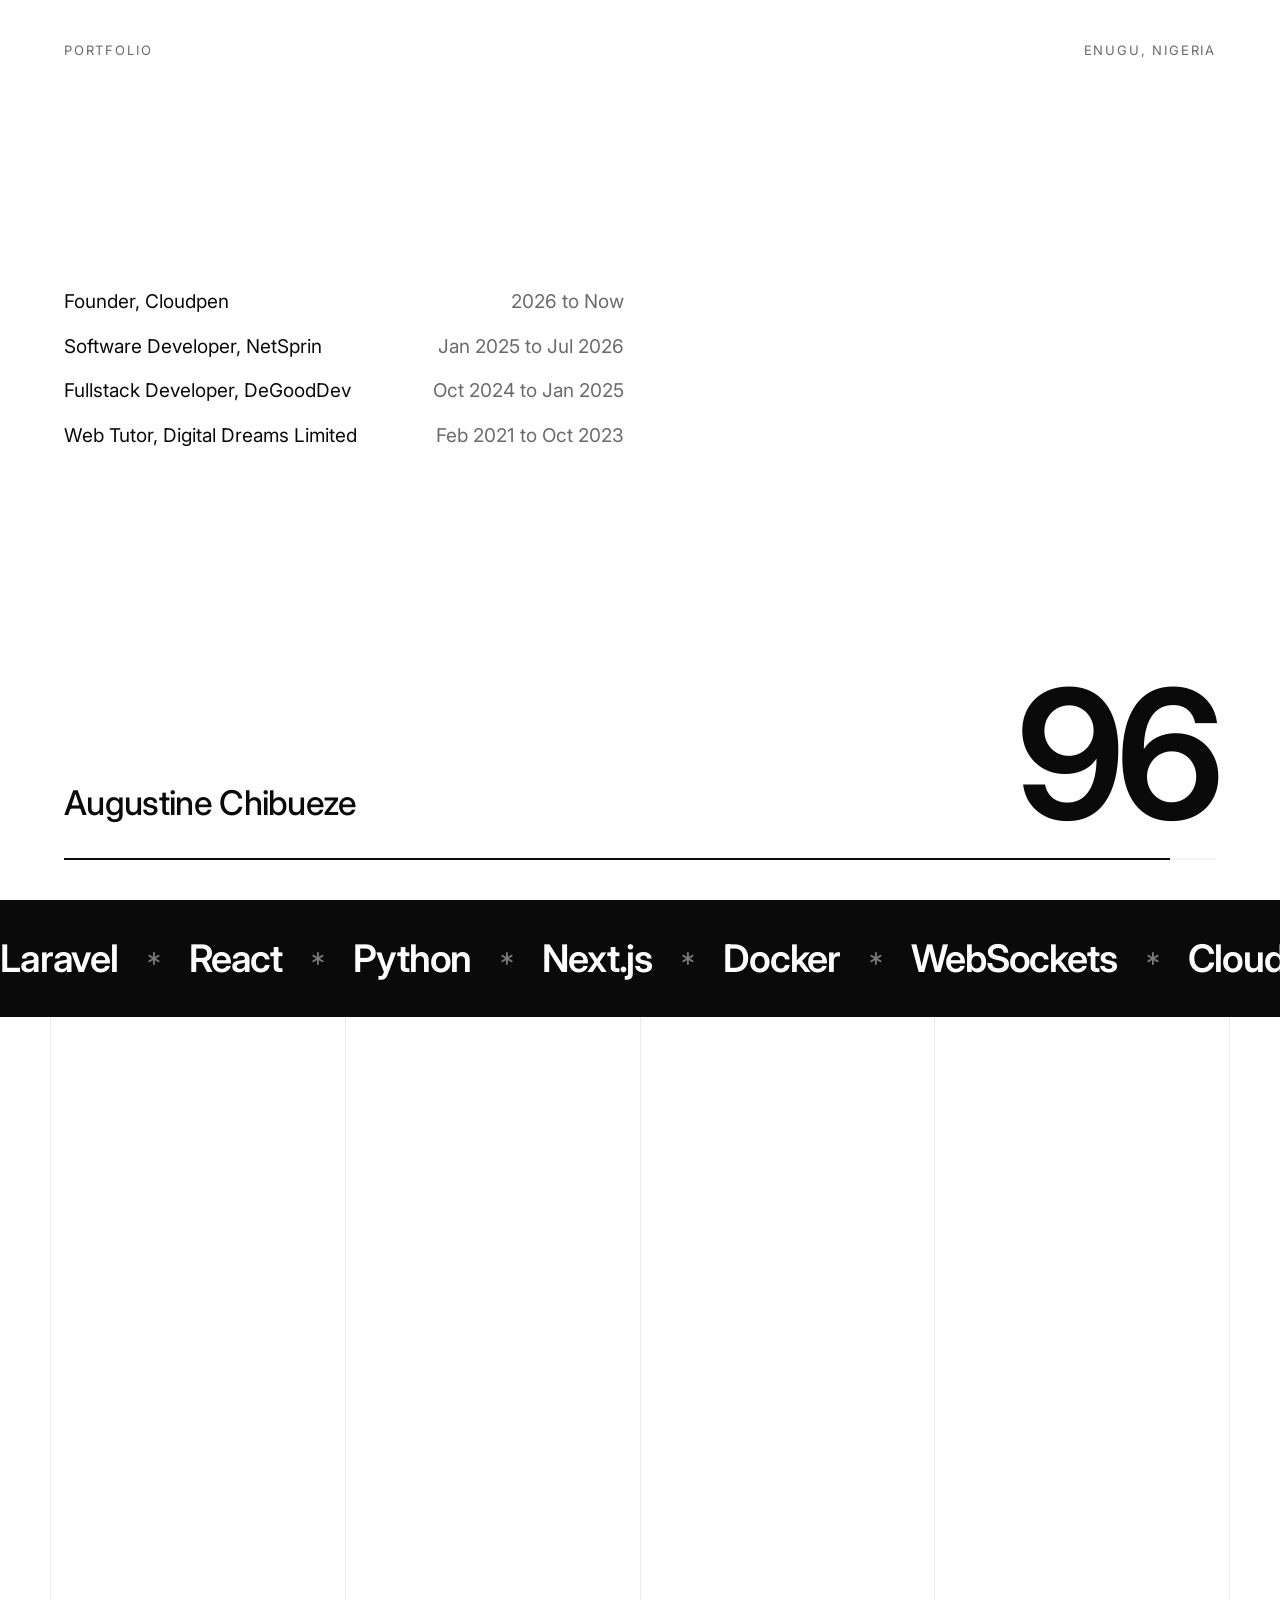
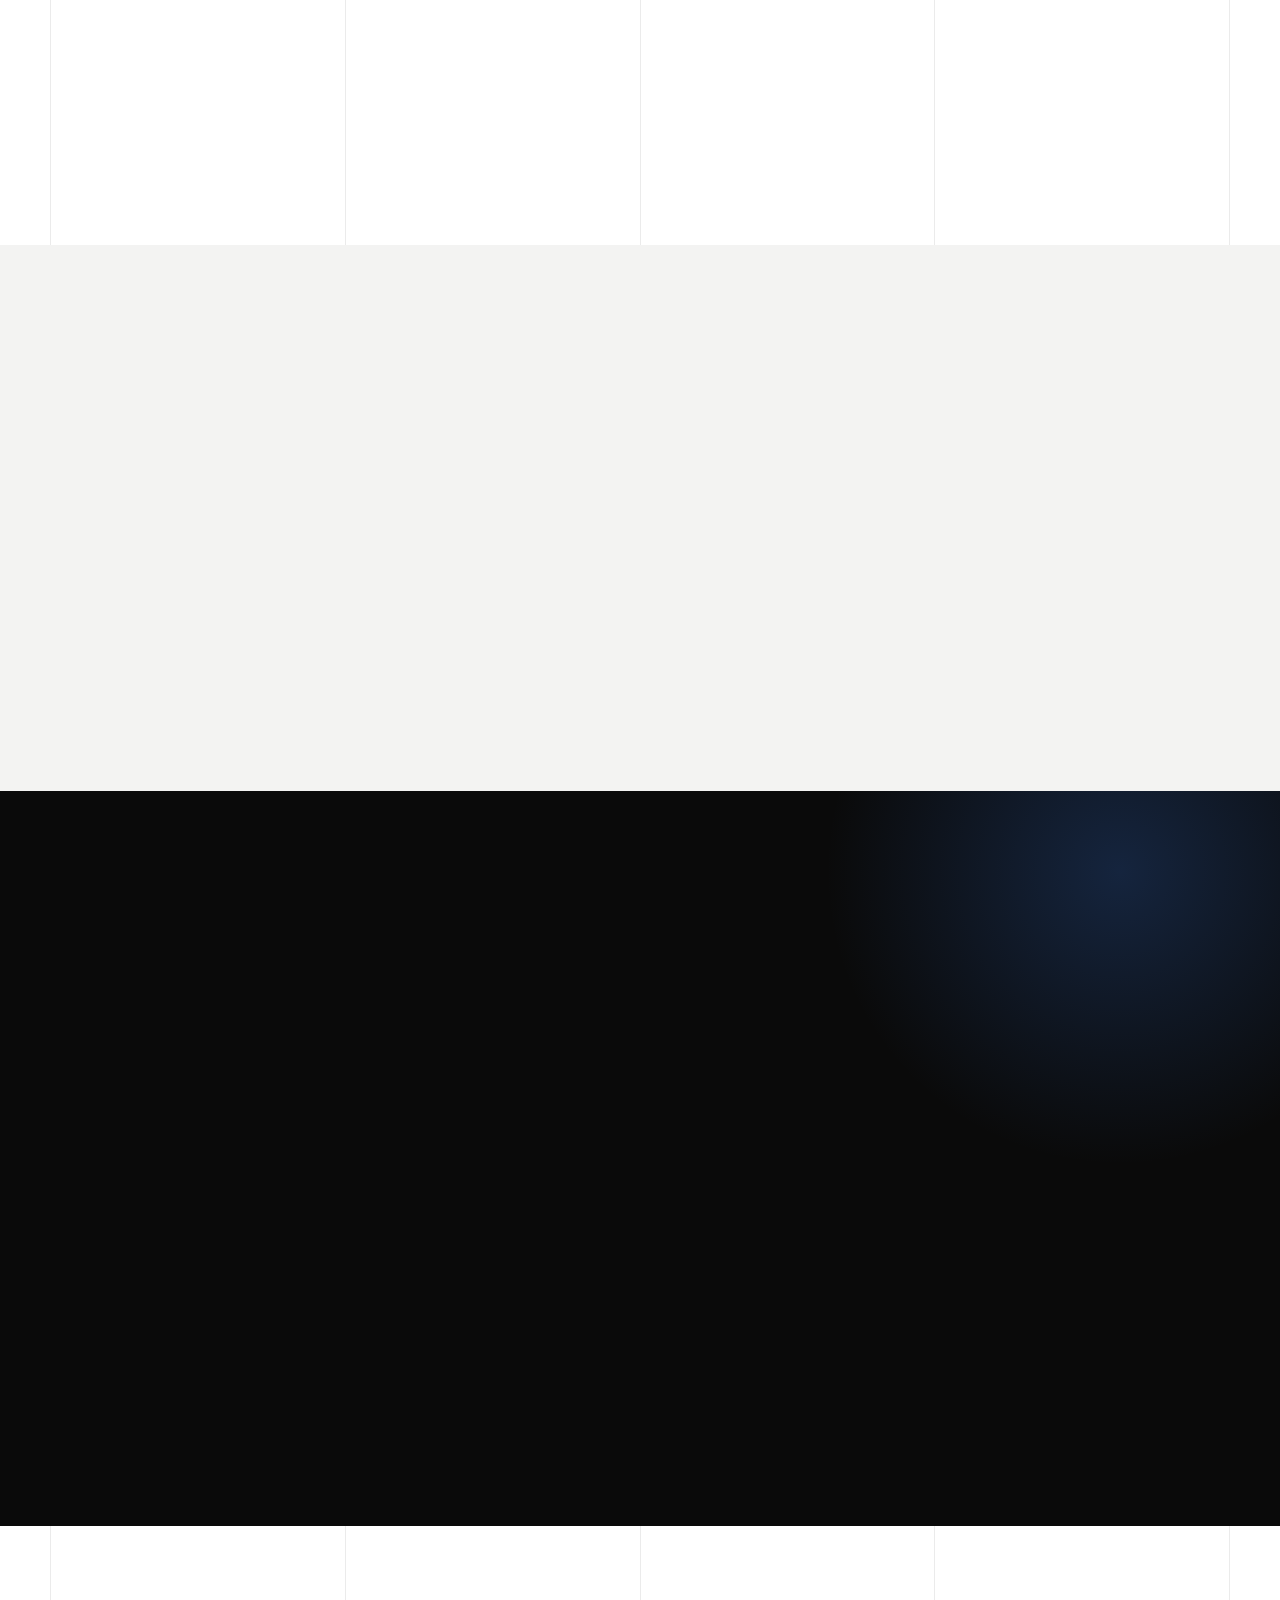
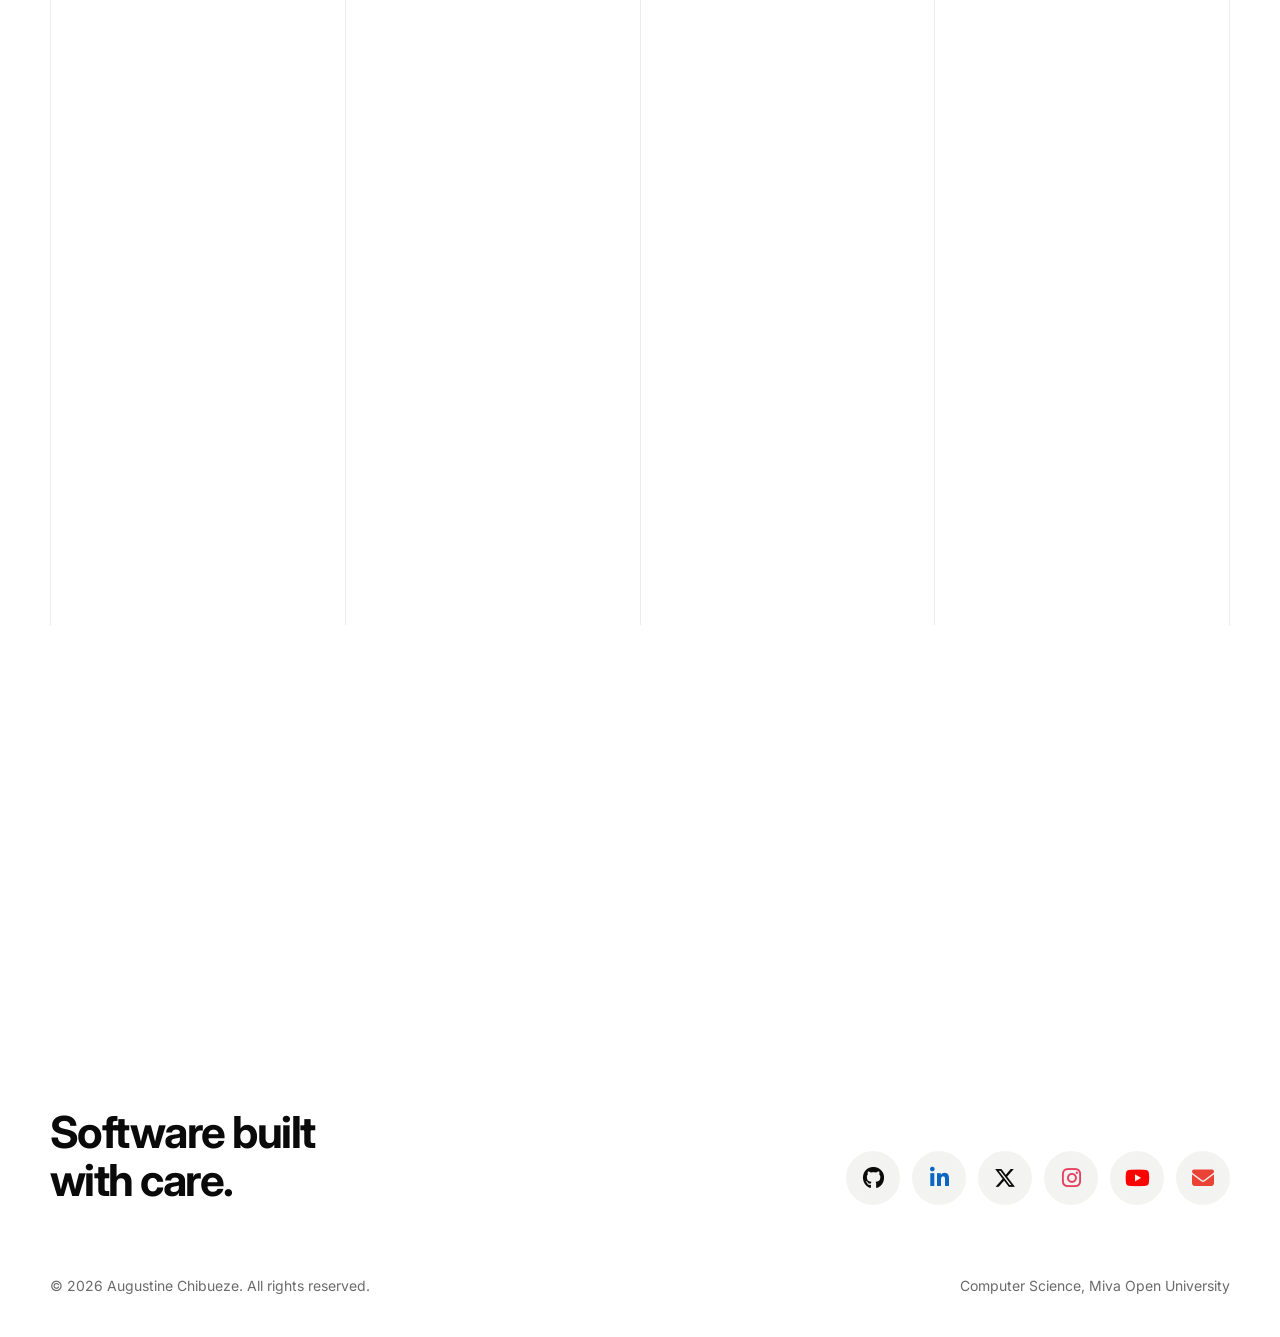
<file: index.html>
<!DOCTYPE html>
<html lang="en" data-theme="light">

<head>
  <meta charset="utf-8">
  <meta name="viewport" content="width=device-width, initial-scale=1">

  <!-- Apply the saved theme before first paint. Default is light. -->
  <script>
    (function () {
      var root = document.documentElement;
      root.classList.add('js');
      try {
        var savedTheme = localStorage.getItem('theme');
        if (savedTheme === 'dark' || savedTheme === 'light') root.setAttribute('data-theme', savedTheme);
        if (sessionStorage.getItem('preloaderSeen') === '1') root.classList.add('skip-preloader');
      } catch (error) { /* storage unavailable, keep defaults */ }
    })();
  </script>

  <title>Augustine Chibueze | Software Engineer and Founder</title>
  <meta name="description" content="Portfolio of Augustine Chibueze, a software engineer and founder from Enugu, Nigeria, building Cloudpen, MediaLens, Reedmi and MyAutoApplier. Computer Science student at Miva Open University.">
  <meta name="author" content="Augustine Chibueze">
  <meta name="robots" content="index, follow, max-image-preview:large">
  <meta name="format-detection" content="telephone=no">
  <link rel="canonical" href="https://augustine.cloudpen.dev/">

  <meta name="color-scheme" content="light dark">
  <meta name="theme-color" content="#ffffff" media="(prefers-color-scheme: light)">
  <meta name="theme-color" content="#0a0a0a" media="(prefers-color-scheme: dark)">

  <link rel="icon" href="favicon.ico" sizes="48x48">
  <link rel="icon" href="favicon.svg" type="image/svg+xml">
  <link rel="icon" href="favicon-32x32.png" type="image/png" sizes="32x32">
  <link rel="icon" href="favicon-16x16.png" type="image/png" sizes="16x16">
  <link rel="apple-touch-icon" href="apple-touch-icon.png" sizes="180x180">
  <link rel="manifest" href="site.webmanifest">

  <meta property="og:type" content="website">
  <meta property="og:site_name" content="Augustine Chibueze">
  <meta property="og:title" content="Augustine Chibueze | Software Engineer and Founder">
  <meta property="og:description" content="Portfolio of Augustine Chibueze, a software engineer and founder from Enugu, Nigeria, building Cloudpen, MediaLens, Reedmi and MyAutoApplier. Computer Science student at Miva Open University.">
  <meta property="og:url" content="https://augustine.cloudpen.dev/">
  <meta property="og:image" content="https://augustine.cloudpen.dev/og-image.png">
  <meta name="twitter:card" content="summary_large_image">

  <script type="application/ld+json">
    {
      "@context": "https://schema.org",
      "@type": "Person",
      "name": "Augustine Chibueze",
      "jobTitle": "Software Engineer and Founder",
      "url": "https://augustine.cloudpen.dev/",
      "image": "https://augustine.cloudpen.dev/og-image.png",
      "alumniOf": { "@type": "CollegeOrUniversity", "name": "Miva Open University" },
      "address": { "@type": "PostalAddress", "addressLocality": "Enugu", "addressCountry": "NG" },
      "knowsAbout": ["Laravel", "React", "Next.js", "Python", "Cloud IDEs", "SaaS"]
    }
  </script>

  <link rel="preconnect" href="https://fonts.googleapis.com">
  <link rel="preconnect" href="https://fonts.gstatic.com" crossorigin>
  <link href="https://fonts.googleapis.com/css2?family=Inter:wght@300;400;500;600;700&display=swap" rel="stylesheet">
  <link rel="stylesheet" href="https://cdnjs.cloudflare.com/ajax/libs/font-awesome/6.5.1/css/all.min.css">

  <link rel="stylesheet" href="css/styles.css">
</head>

<body class="is-locked">
  <a class="skip-link" href="#main">Skip to content</a>
  <div class="cursor" id="cursor" aria-hidden="true"></div>

  <!-- Preloader (plays once per browser session) -->
  <div class="preloader" id="preloader" aria-hidden="true">
    <div class="preloader__top">
      <span>Portfolio</span>
      <span>Enugu, Nigeria</span>
    </div>

    <div class="preloader__timeline" id="preloaderTimeline">
      <div class="preloader__item"><span>Founder, Cloudpen</span><span>2026 to Now</span></div>
      <div class="preloader__item"><span>Software Developer, NetSprin</span><span>Jan 2025 to Jul 2026</span></div>
      <div class="preloader__item"><span>Fullstack Developer, DeGoodDev</span><span>Oct 2024 to Jan 2025</span></div>
      <div class="preloader__item"><span>Web Tutor, Digital Dreams Limited</span><span>Feb 2021 to Oct 2023</span></div>
    </div>

    <div class="preloader__bottom">
      <div class="preloader__headline">
        <div class="preloader__name"><span>Augustine Chibueze</span></div>
        <div class="preloader__counter" id="preloaderCounter">0</div>
      </div>
      <div class="preloader__bar"><i class="preloader__bar-fill" id="preloaderBarFill"></i></div>
    </div>
  </div>

  <header class="site-header" id="siteHeader">
    <div class="container site-header__inner">
      <a href="index.html" class="brand" aria-label="Augustine, home">Augustine.</a>
      <nav class="nav-links" aria-label="Primary">
        <a href="index.html" aria-current="page">Home</a><a href="about.html">About</a><a href="projects.html">Projects</a><a href="planner.html">Planner</a><a href="contact.html">Contact</a>
      </nav>
      <div class="header-actions">
        <button class="icon-button" id="themeToggle" type="button" aria-label="Toggle theme">
          <i class="fa-solid fa-sun icon-sun"></i><i class="fa-solid fa-moon icon-moon"></i>
        </button>
        <a href="contact.html" class="button button--primary">Hire me <i class="fa-solid fa-arrow-right"></i></a>
        <button class="icon-button menu-toggle" id="menuToggle" type="button" aria-label="Open menu" aria-expanded="false" aria-controls="mobileMenu">
          <i class="fa-solid fa-bars"></i>
        </button>
      </div>
    </div>
  </header>

  <nav class="mobile-menu" id="mobileMenu" aria-label="Mobile">
    <a href="index.html" aria-current="page">Home</a>
    <a href="about.html">About</a>
    <a href="projects.html">Projects</a>
    <a href="planner.html">Planner</a>
    <a href="contact.html">Contact</a>
  </nav>

  <main id="main">
    <!-- Hero: name, photograph and welcome message -->
    <section class="hero" data-guide-lines aria-labelledby="homeTitle">
      <div class="container">
        <div class="hero__grid">
          <div data-parallax-speed="-0.08">
            <div class="status-badge reveal"><i class="fa-solid fa-circle"></i>Open to senior engineering roles</div>
            <span class="hero__name reveal">Hi, I'm Augustine Chibueze</span>
            <h1 class="hero__title" id="homeTitle">I build fast, reliable software for the Web &amp; Cloud.</h1>
            <p class="hero__lead reveal">Welcome to my portfolio! I am a software engineer, founder and Computer Science student at Miva Open University. Take a look around to see what I have built and how I work.</p>
            <div class="hero__actions reveal">
              <a href="projects.html" class="button button--primary">View my work <i class="fa-solid fa-arrow-right"></i></a>
              <a href="contact.html" class="button button--ghost"><i class="fa-solid fa-comment-dots"></i> Let's talk</a>
            </div>
          </div>

          <div class="hero__visual">
            <figure class="portrait reveal">
              <img data-parallax-speed="-0.1" data-parallax-scale="1.2" src="assets/logos/hero.jpg" alt="Photograph of Augustine Chibueze working on his laptop" width="400" height="400">
            </figure>
            <div class="floating-card" data-parallax-speed="-0.12">
              <i class="fa-solid fa-code"></i>
              <span><b>Building Cloudpen</b>A cloud IDE for the browser</span>
            </div>
          </div>
        </div>
      </div>
    </section>

    <div class="marquee" aria-hidden="true">
      <div class="marquee__track">
        <span class="marquee__item">Laravel<i class="fa-solid fa-asterisk"></i></span><span class="marquee__item">React<i class="fa-solid fa-asterisk"></i></span><span class="marquee__item">Python<i class="fa-solid fa-asterisk"></i></span><span class="marquee__item">Next.js<i class="fa-solid fa-asterisk"></i></span><span class="marquee__item">Docker<i class="fa-solid fa-asterisk"></i></span><span class="marquee__item">WebSockets<i class="fa-solid fa-asterisk"></i></span><span class="marquee__item">Cloudflare<i class="fa-solid fa-asterisk"></i></span><span class="marquee__item">Cloud IDEs<i class="fa-solid fa-asterisk"></i></span><span class="marquee__item">AI Systems<i class="fa-solid fa-asterisk"></i></span><span class="marquee__item">Multi tenant SaaS<i class="fa-solid fa-asterisk"></i></span>
        <span class="marquee__item">Laravel<i class="fa-solid fa-asterisk"></i></span><span class="marquee__item">React<i class="fa-solid fa-asterisk"></i></span><span class="marquee__item">Python<i class="fa-solid fa-asterisk"></i></span><span class="marquee__item">Next.js<i class="fa-solid fa-asterisk"></i></span><span class="marquee__item">Docker<i class="fa-solid fa-asterisk"></i></span><span class="marquee__item">WebSockets<i class="fa-solid fa-asterisk"></i></span><span class="marquee__item">Cloudflare<i class="fa-solid fa-asterisk"></i></span><span class="marquee__item">Cloud IDEs<i class="fa-solid fa-asterisk"></i></span><span class="marquee__item">AI Systems<i class="fa-solid fa-asterisk"></i></span><span class="marquee__item">Multi tenant SaaS<i class="fa-solid fa-asterisk"></i></span>
      </div>
    </div>

    <!-- Brief biography -->
    <section id="bio" data-guide-lines aria-labelledby="bioTitle">
      <div class="container about__grid">
        <div>
          <div class="eyebrow reveal"><i class="fa-regular fa-user"></i>Biography</div>
          <h2 class="section-title reveal" id="bioTitle">A little about me.</h2>
        </div>
        <div class="about__content reveal">
          <p>I am a software engineer and founder based in <b>Enugu, Nigeria</b>. I design and ship products from the database to the interface, mostly with <b>Laravel, React and Next.js</b>, and I am studying for a BSc in Computer Science at Miva Open University.</p>
          <p>I am currently building Cloudpen, MediaLens, Reedmi and MyAutoApplier, and I have taught web development to more than a hundred students along the way.</p>

          <dl class="fact-list">
            <div><dt>Location</dt><dd>Enugu, Nigeria</dd></div>
            <div><dt>Studying</dt><dd>BSc Computer Science, Miva Open University</dd></div>
            <div><dt>Focus</dt><dd>Full stack web and cloud</dd></div>
            <div><dt>Building</dt><dd>Cloudpen, MediaLens, Reedmi</dd></div>
          </dl>

          <div class="button-row" style="margin-top:30px">
            <a href="about.html" class="button button--primary">More about me <i class="fa-solid fa-arrow-right"></i></a>
          </div>
        </div>
      </div>
    </section>

    <!-- By the numbers -->
    <section class="stats-section" id="numbers" aria-labelledby="numbersTitle">
      <div class="container">
        <div class="eyebrow reveal" id="numbersTitle"><i class="fa-solid fa-chart-simple"></i>By the numbers</div>
        <div class="stats-grid">
          <div class="stat-card reveal">
            <i class="fa-solid fa-code"></i>
            <b class="stat-card__value" data-count-to="5" data-count-suffix="+">5+</b>
            <span class="stat-card__label">Years building for the web</span>
            <p class="stat-card__note">Shipping production software since 2021</p>
          </div>
          <div class="stat-card reveal">
            <i class="fa-solid fa-rocket"></i>
            <b class="stat-card__value" data-count-to="4" data-count-suffix="">4</b>
            <span class="stat-card__label">Products shipped</span>
            <p class="stat-card__note">Cloudpen, MediaLens, Reedmi and MyAutoApplier</p>
          </div>
          <div class="stat-card reveal">
            <i class="fa-solid fa-building"></i>
            <b class="stat-card__value" data-count-to="4" data-count-suffix="">4</b>
            <span class="stat-card__label">Teams worked with</span>
            <p class="stat-card__note">Startups, agencies and training centres</p>
          </div>
          <div class="stat-card reveal">
            <i class="fa-solid fa-chalkboard-user"></i>
            <b class="stat-card__value" data-count-to="100" data-count-suffix="+">100+</b>
            <span class="stat-card__label">Students taught</span>
            <p class="stat-card__note">Hands on web development training</p>
          </div>
        </div>
      </div>
    </section>

    <!-- Principles -->
    <section class="principles" aria-labelledby="principlesTitle">
      <div class="container">
        <div class="eyebrow reveal">My approach</div>
        <h2 class="section-title reveal" id="principlesTitle">Turning complex problems into simple products.</h2>

        <div class="principles__grid">
          <article class="principle-card reveal">
            <span class="principle-card__number">01</span>
            <h3 class="principle-card__title">Start from the data</h3>
            <p class="principle-card__text">Get the schema and the API contract right first. Every screen gets simpler when the foundation is clear.</p>
          </article>
          <article class="principle-card reveal">
            <span class="principle-card__number">02</span>
            <h3 class="principle-card__title">Ship small, ship often</h3>
            <p class="principle-card__text">Small releases get real feedback sooner and keep risk low, so the product improves every week.</p>
          </article>
          <article class="principle-card reveal">
            <span class="principle-card__number">03</span>
            <h3 class="principle-card__title">Own it in production</h3>
            <p class="principle-card__text">Containers, monitoring and clean deploys are part of the job. Software is only done when it runs reliably.</p>
          </article>
        </div>
      </div>
    </section>

    <!-- Explore the site -->
    <section data-guide-lines aria-labelledby="exploreTitle">
      <div class="container">
        <div class="eyebrow reveal"><i class="fa-solid fa-compass"></i>Explore</div>
        <h2 class="section-title reveal" id="exploreTitle">Where to next?</h2>

        <ul class="explore-grid">
          <li class="reveal"><a class="explore-card" href="about.html"><i class="fa-regular fa-user"></i><h3>About</h3><p>Education, skills, experience and what I enjoy outside of code.</p><span class="explore-card__go">Read more <i class="fa-solid fa-arrow-right"></i></span></a></li>
          <li class="reveal"><a class="explore-card" href="projects.html"><i class="fa-solid fa-cube"></i><h3>Projects</h3><p>The products I have designed, built and shipped.</p><span class="explore-card__go">See my work <i class="fa-solid fa-arrow-right"></i></span></a></li>
          <li class="reveal"><a class="explore-card" href="planner.html"><i class="fa-solid fa-list-check"></i><h3>Planner</h3><p>An interactive academic planner to add, finish and delete tasks.</p><span class="explore-card__go">Try it <i class="fa-solid fa-arrow-right"></i></span></a></li>
          <li class="reveal"><a class="explore-card" href="contact.html"><i class="fa-regular fa-envelope"></i><h3>Contact</h3><p>Have a role or a product in mind? Send me a message.</p><span class="explore-card__go">Get in touch <i class="fa-solid fa-arrow-right"></i></span></a></li>
        </ul>
      </div>
    </section>

    <section style="padding-top:0">
      <div class="container">
        <div class="cta-band reveal">
          <h2 class="section-title">Let's build something great.</h2>
          <a href="contact.html" class="button">Start a conversation <i class="fa-solid fa-arrow-right"></i></a>
        </div>
      </div>
    </section>
  </main>

  <footer class="site-footer">
    <div class="container">
      <div class="site-footer__top">
        <h3 class="site-footer__title">Software built with care.</h3>
        <div class="social-links">
          <a href="https://github.com/Augustinechibueze" target="_blank" rel="noopener" aria-label="GitHub" class="social-link social-link--neutral" style="--social-color:var(--color-text)"><i class="fa-brands fa-github"></i></a>
          <a href="https://www.linkedin.com/in/augustinechibueze/" target="_blank" rel="noopener" aria-label="LinkedIn" class="social-link" style="--social-color:#0a66c2"><i class="fa-brands fa-linkedin-in"></i></a>
          <a href="https://x.com/Augustine7850" target="_blank" rel="noopener" aria-label="X" class="social-link social-link--neutral" style="--social-color:var(--color-text)"><i class="fa-brands fa-x-twitter"></i></a>
          <a href="https://www.instagram.com/augustine_chibueze" target="_blank" rel="noopener" aria-label="Instagram" class="social-link" style="--social-color:#e4405f"><i class="fa-brands fa-instagram"></i></a>
          <a href="https://www.youtube.com/cloudpenide" target="_blank" rel="noopener" aria-label="YouTube" class="social-link" style="--social-color:#ff0000"><i class="fa-brands fa-youtube"></i></a>
          <a href="mailto:augustinedevv@gmail.com" aria-label="Email" class="social-link" style="--social-color:#ea4335"><i class="fa-solid fa-envelope"></i></a>
        </div>
      </div>
      <div class="site-footer__bottom">
        <span>&copy; 2026 Augustine Chibueze. All rights reserved.</span>
        <span>Computer Science, Miva Open University</span>
      </div>
    </div>
  </footer>

  <script src="js/main.js"></script>

  <!-- Reedmi Chat Widget -->
  <script src="https://backend.reedmi.com/widget/settings" data-widget-key="91e75f10-17d4-4d6a-9b1e-2aee4d558331"></script>
  <noscript>
      <div style="padding: 15px; background: #f5f5f5; border-radius: 8px; max-width: 280px;">
          <p style="margin: 0; color: #666; font-size: 14px;">
              JavaScript is required for live chat.
              <a href="mailto:support@reedmi.com" style="color: #0066cc;">Email us instead</a>
          </p>
      </div>
  </noscript>
  <!-- end code for Reedmi Chat Widget -->

</body>

</html>
</file>
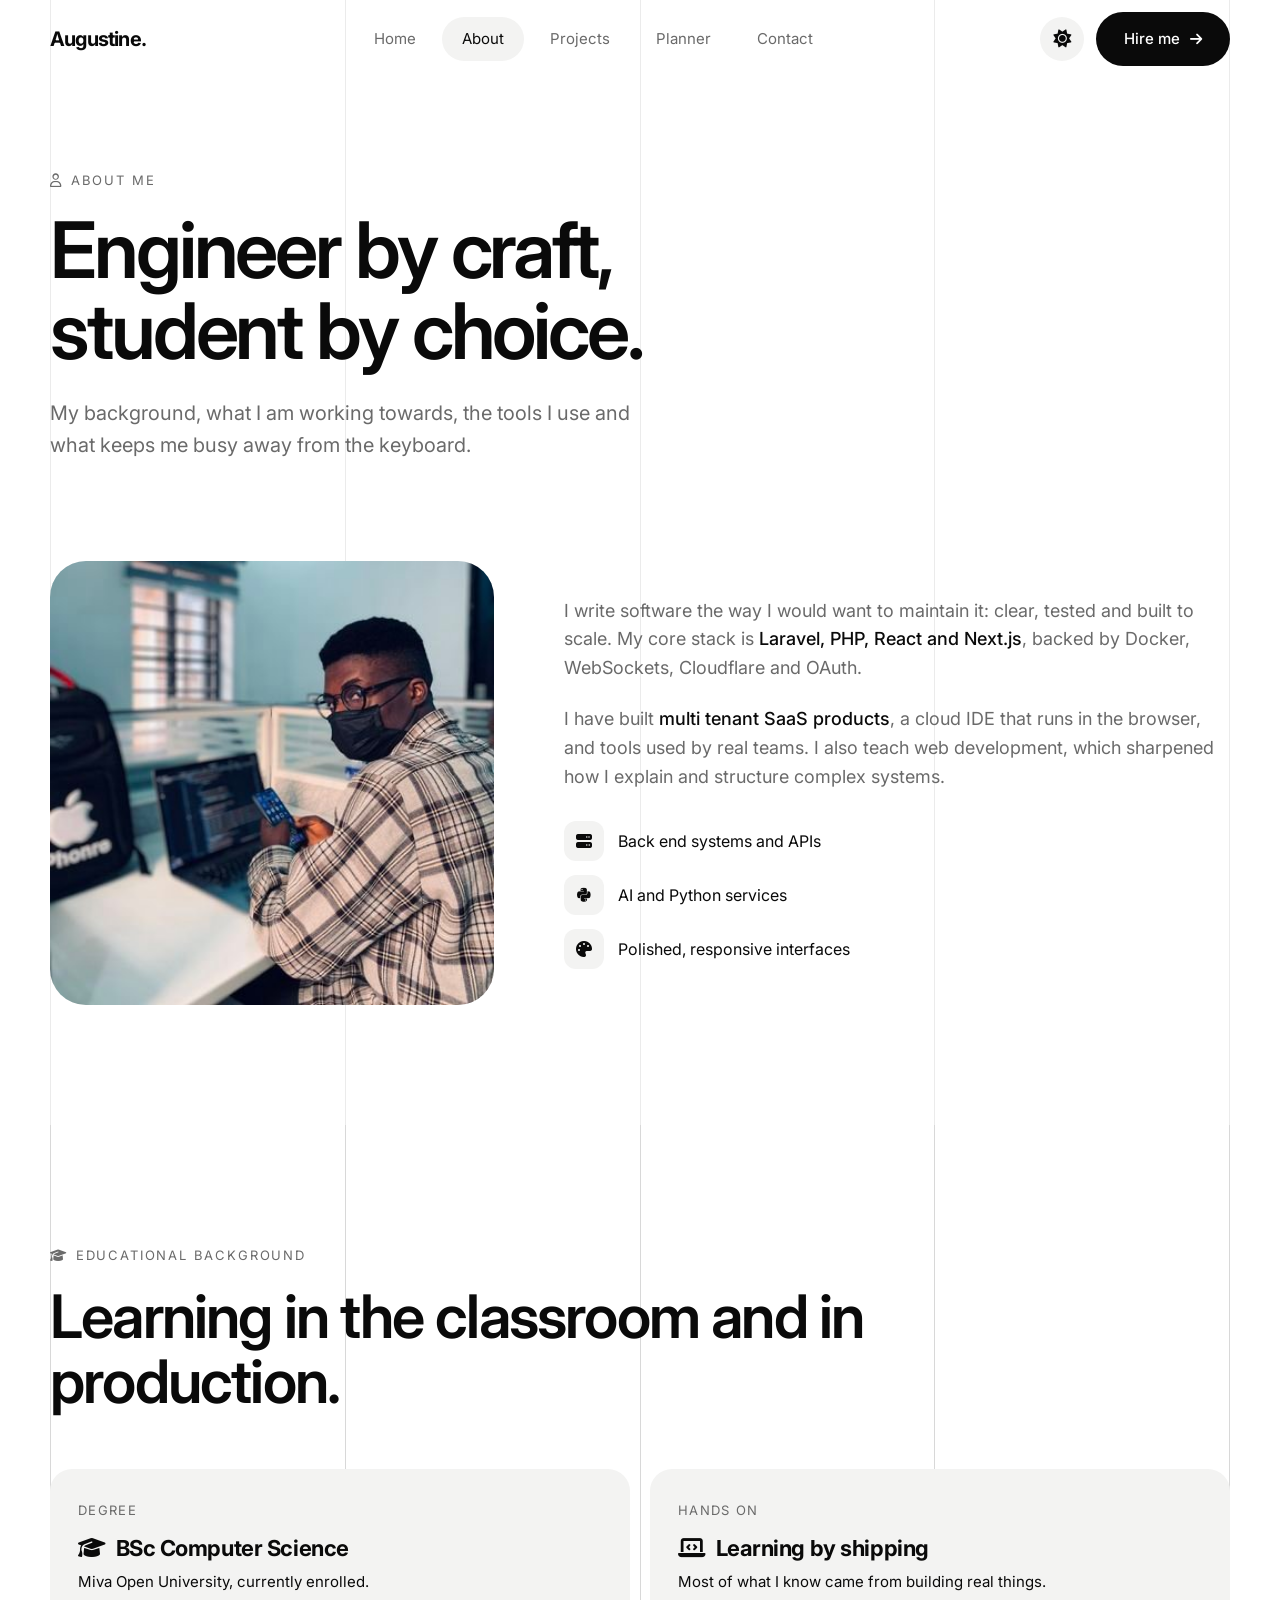
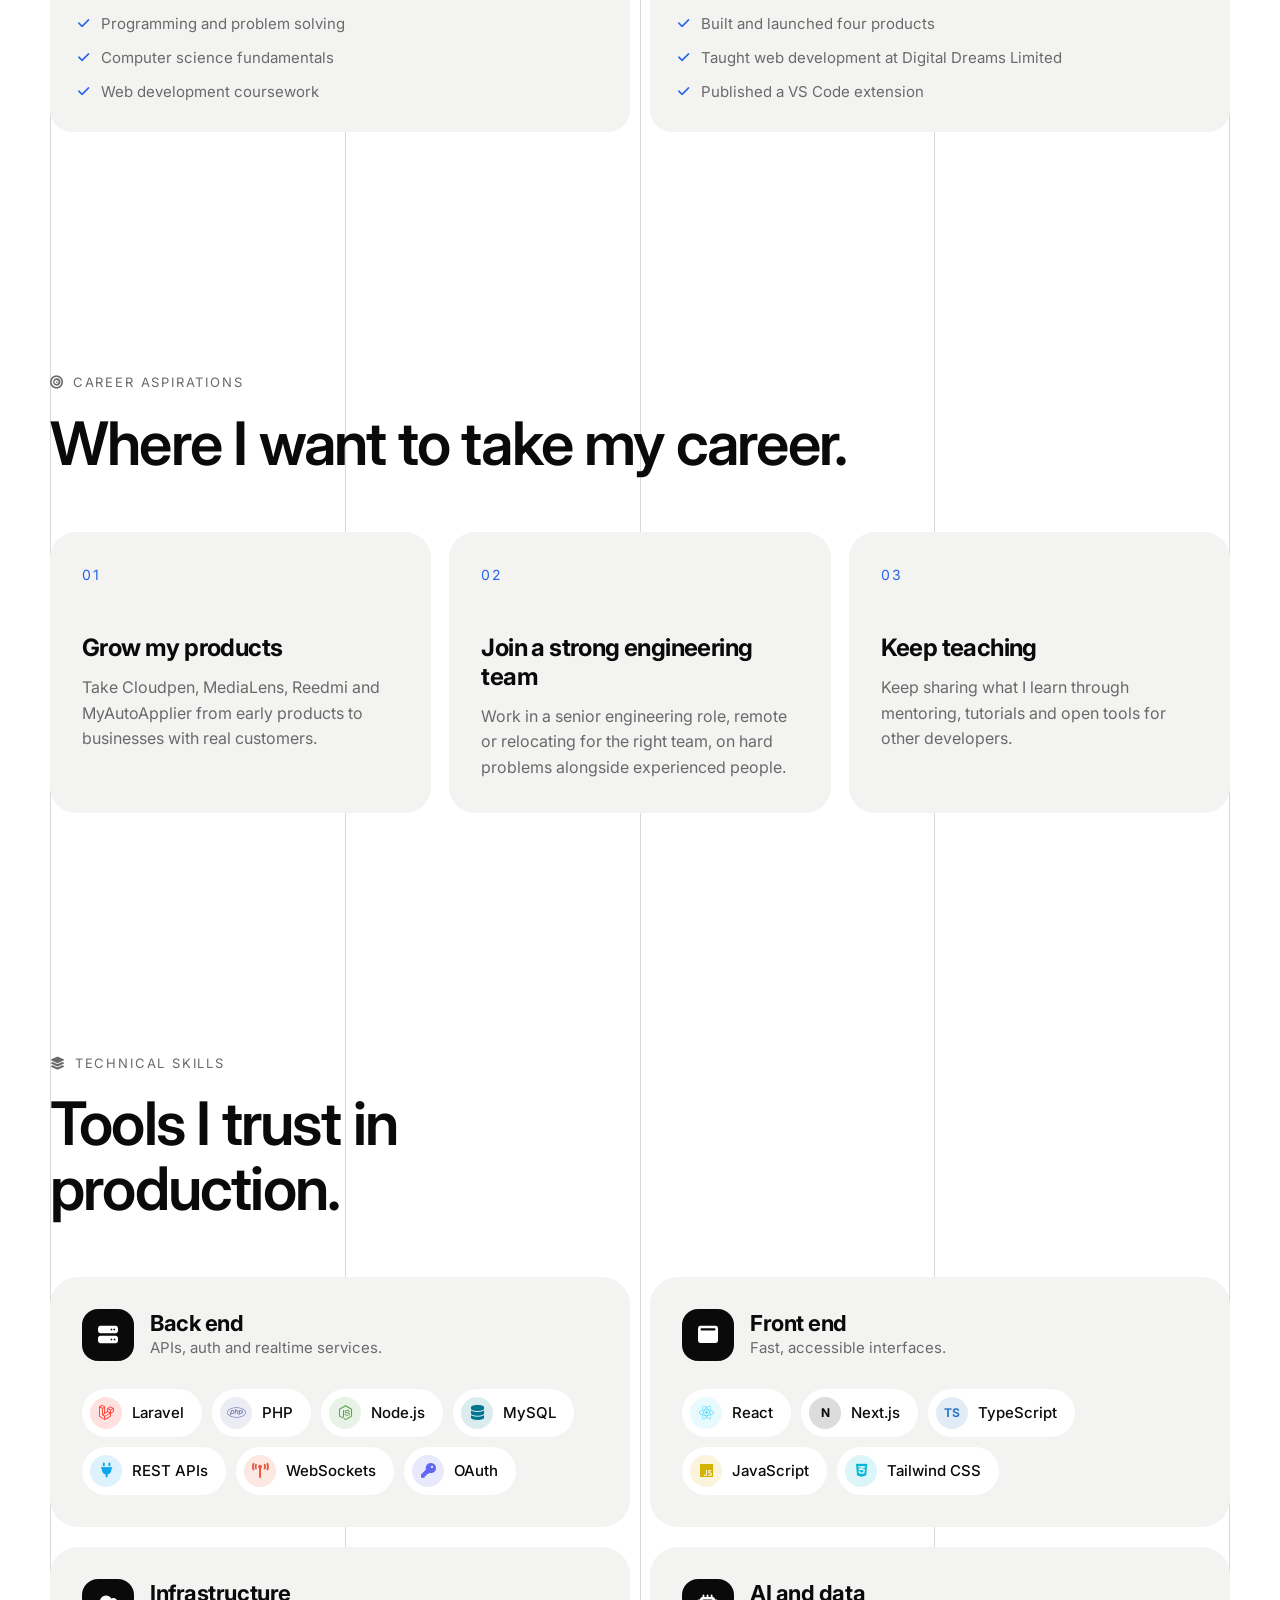
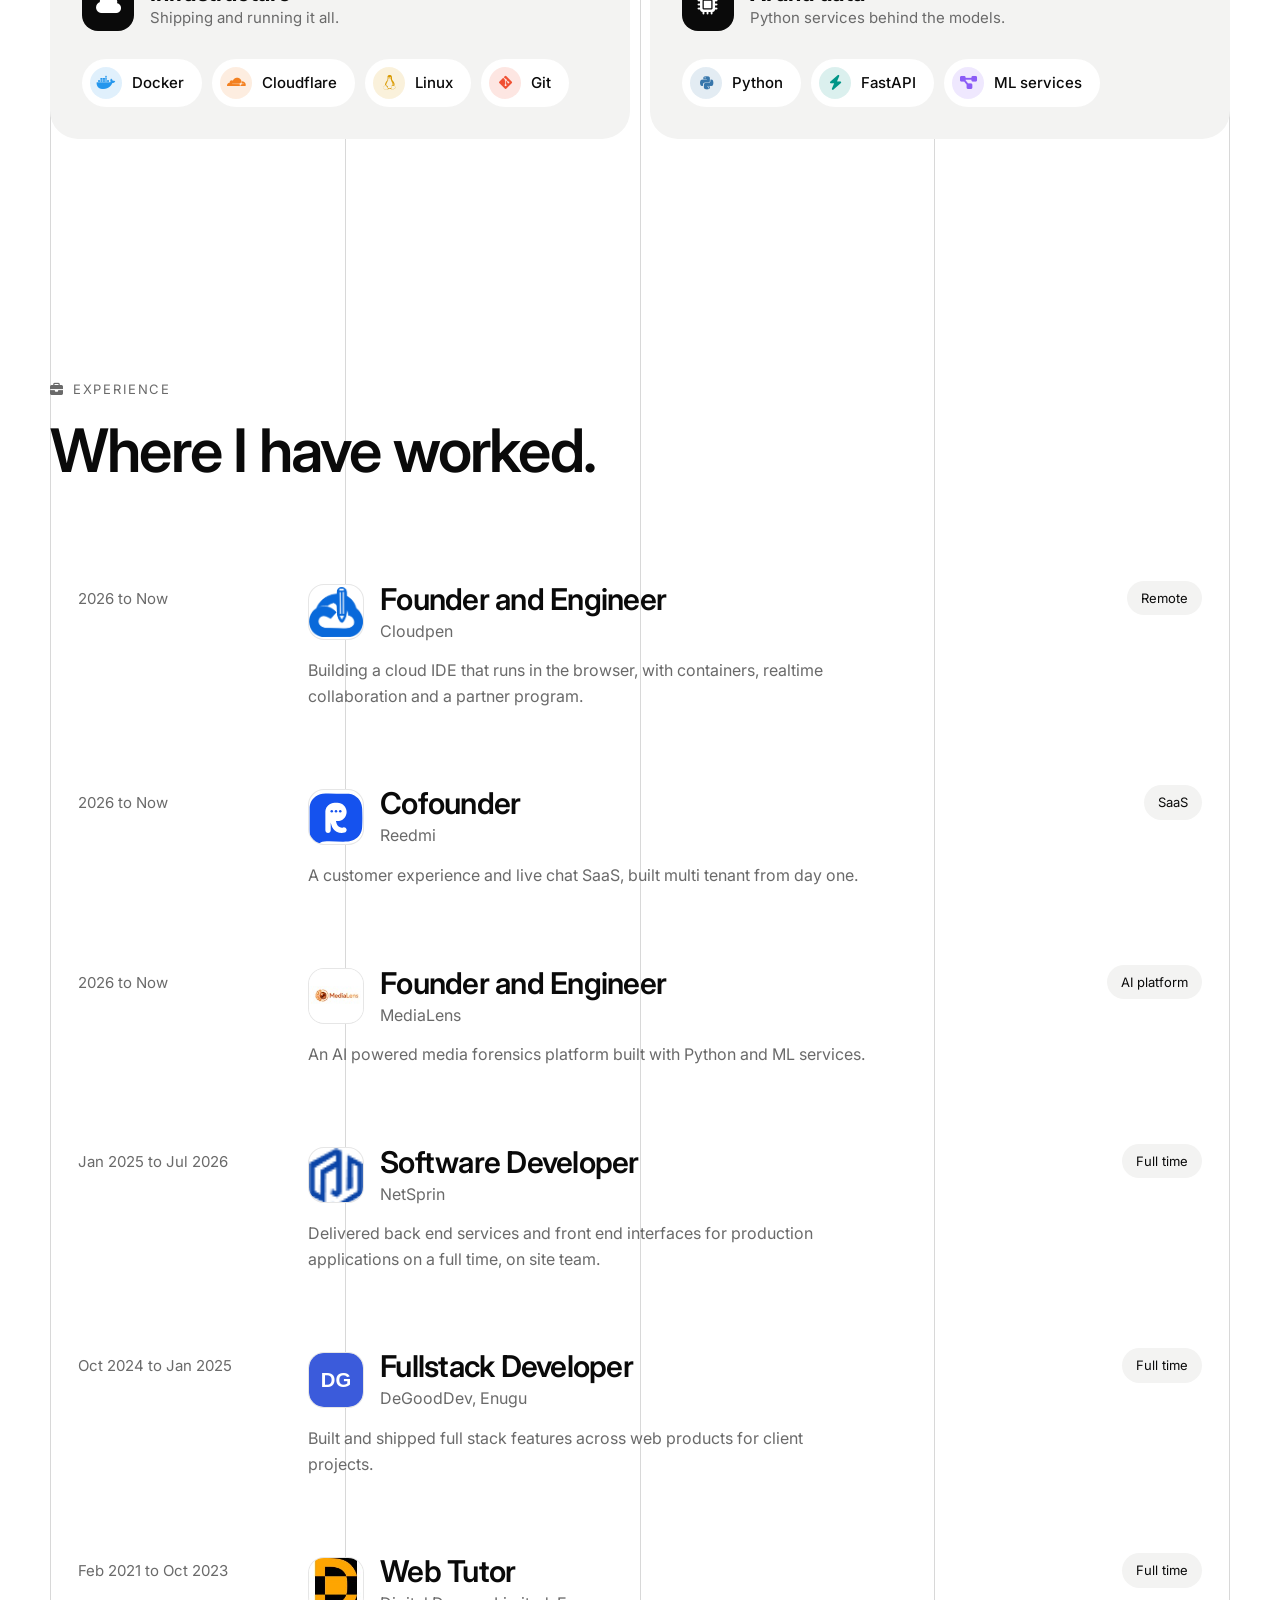
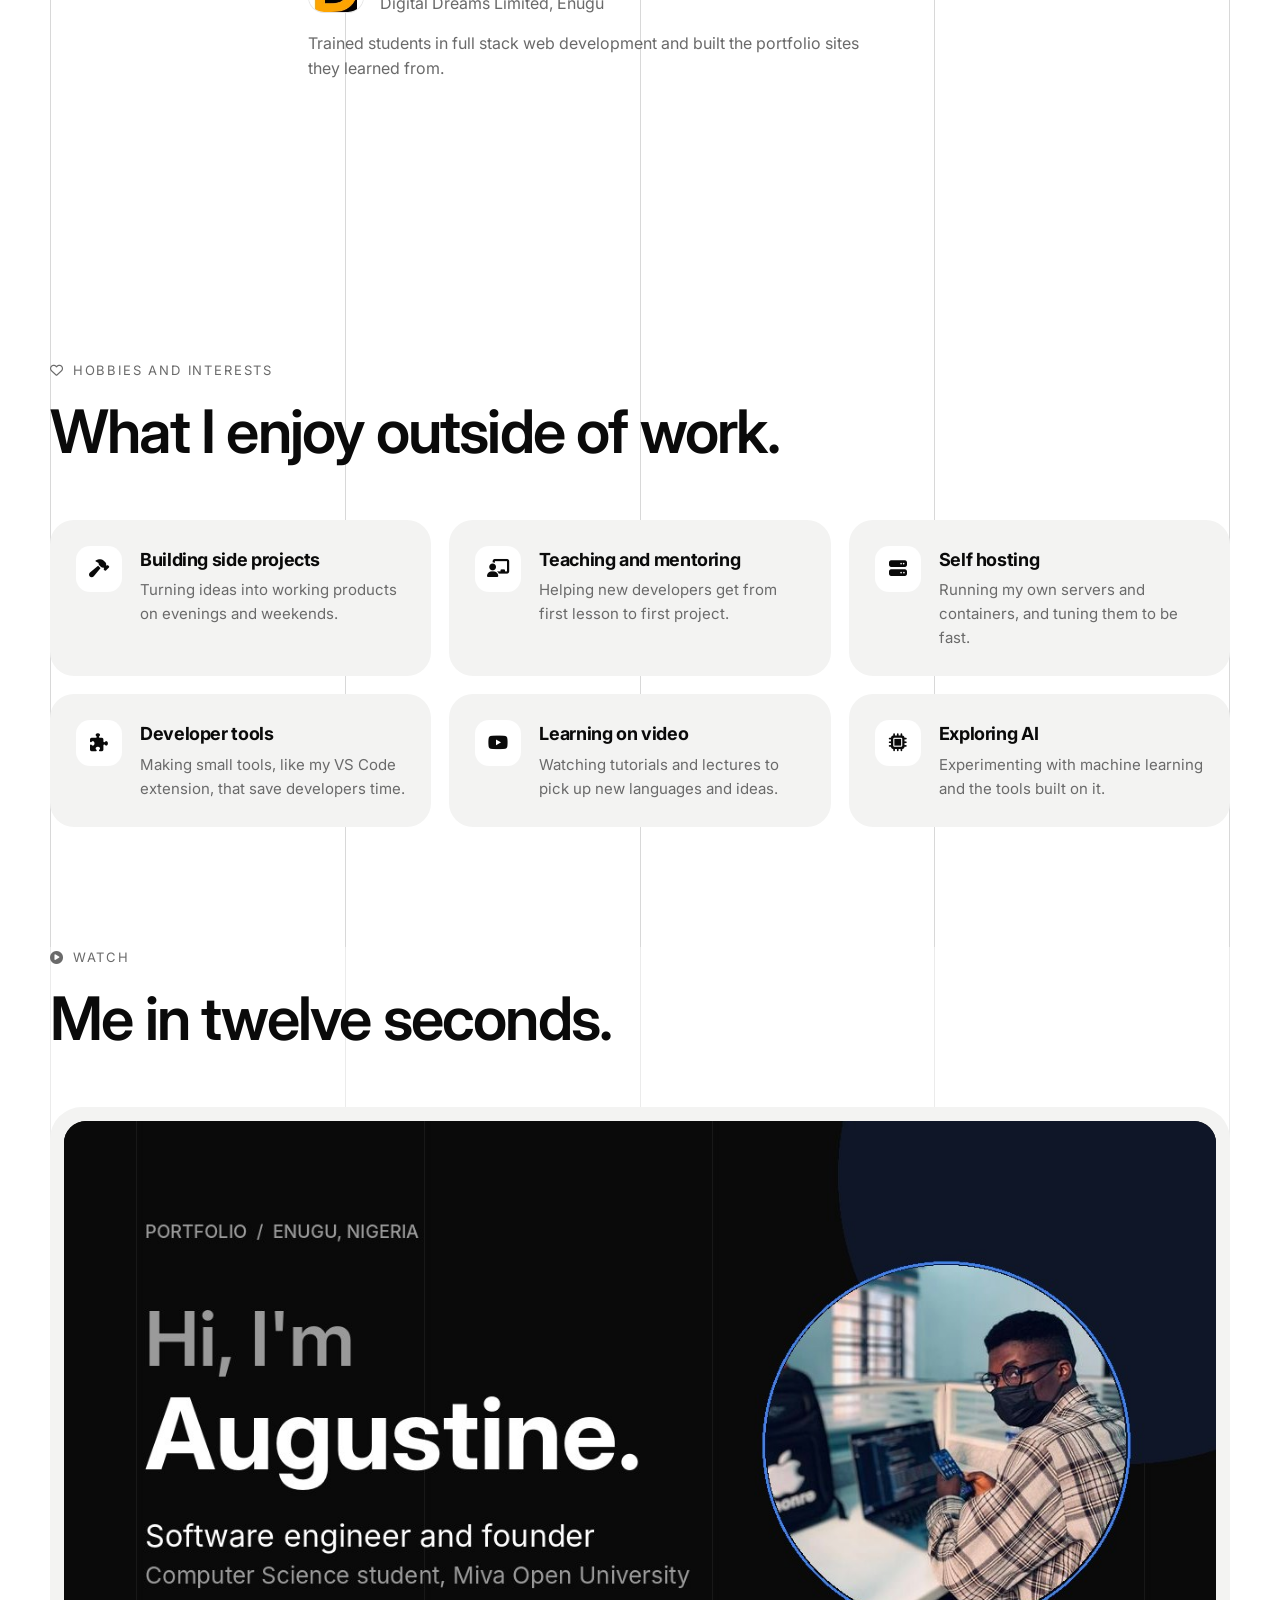
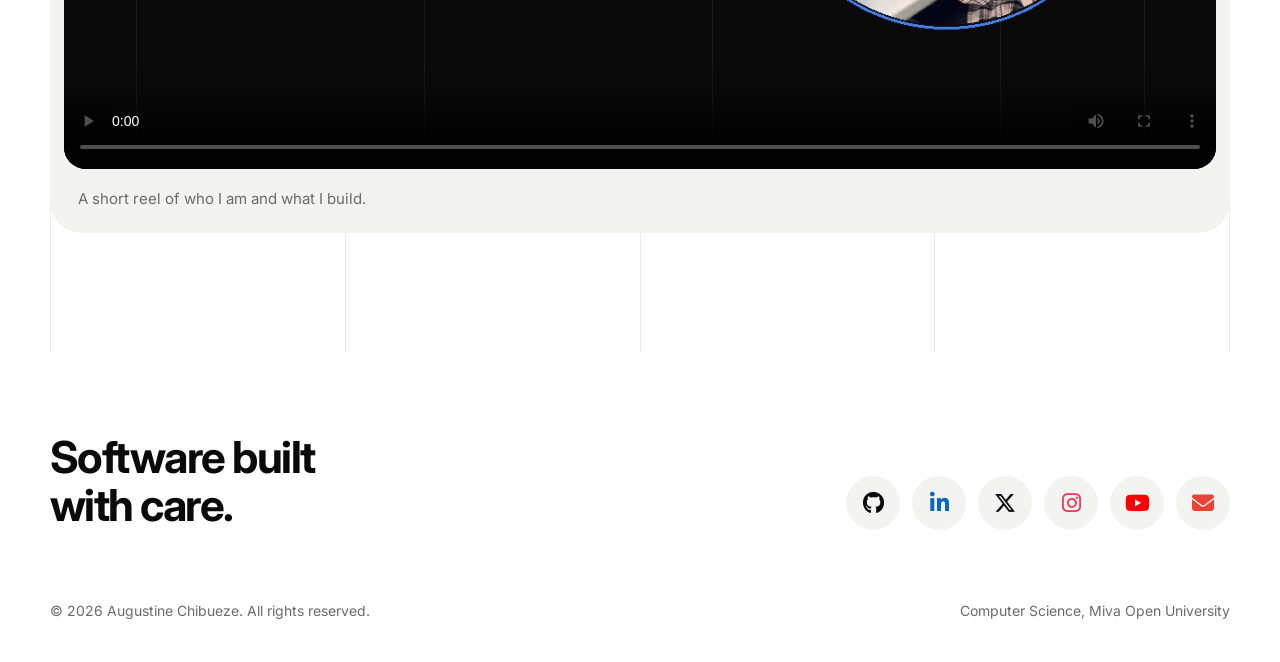
<file: about.html>
<!DOCTYPE html>
<html lang="en" data-theme="light">

<head>
  <meta charset="utf-8">
  <meta name="viewport" content="width=device-width, initial-scale=1">

  <!-- Apply the saved theme before first paint. Default is light. -->
  <script>
    (function () {
      var root = document.documentElement;
      root.classList.add('js');
      try {
        var savedTheme = localStorage.getItem('theme');
        if (savedTheme === 'dark' || savedTheme === 'light') root.setAttribute('data-theme', savedTheme);
        if (sessionStorage.getItem('preloaderSeen') === '1') root.classList.add('skip-preloader');
      } catch (error) { /* storage unavailable, keep defaults */ }
    })();
  </script>

  <title>About | Augustine Chibueze</title>
  <meta name="description" content="Education, career aspirations, technical skills, experience and hobbies of Augustine Chibueze, a software engineer and Computer Science student from Enugu, Nigeria.">
  <meta name="author" content="Augustine Chibueze">
  <meta name="robots" content="index, follow, max-image-preview:large">
  <meta name="format-detection" content="telephone=no">
  <link rel="canonical" href="https://augustine.cloudpen.dev/about.html">

  <meta name="color-scheme" content="light dark">
  <meta name="theme-color" content="#ffffff" media="(prefers-color-scheme: light)">
  <meta name="theme-color" content="#0a0a0a" media="(prefers-color-scheme: dark)">

  <link rel="icon" href="favicon.ico" sizes="48x48">
  <link rel="icon" href="favicon.svg" type="image/svg+xml">
  <link rel="icon" href="favicon-32x32.png" type="image/png" sizes="32x32">
  <link rel="icon" href="favicon-16x16.png" type="image/png" sizes="16x16">
  <link rel="apple-touch-icon" href="apple-touch-icon.png" sizes="180x180">
  <link rel="manifest" href="site.webmanifest">

  <meta property="og:type" content="website">
  <meta property="og:site_name" content="Augustine Chibueze">
  <meta property="og:title" content="About | Augustine Chibueze">
  <meta property="og:description" content="Education, career aspirations, technical skills, experience and hobbies of Augustine Chibueze, a software engineer and Computer Science student from Enugu, Nigeria.">
  <meta property="og:url" content="https://augustine.cloudpen.dev/about.html">
  <meta property="og:image" content="https://augustine.cloudpen.dev/og-image.png">
  <meta name="twitter:card" content="summary_large_image">

  <link rel="preconnect" href="https://fonts.googleapis.com">
  <link rel="preconnect" href="https://fonts.gstatic.com" crossorigin>
  <link href="https://fonts.googleapis.com/css2?family=Inter:wght@300;400;500;600;700&display=swap" rel="stylesheet">
  <link rel="stylesheet" href="https://cdnjs.cloudflare.com/ajax/libs/font-awesome/6.5.1/css/all.min.css">

  <link rel="stylesheet" href="css/styles.css">
</head>

<body>
  <a class="skip-link" href="#main">Skip to content</a>
  <div class="cursor" id="cursor" aria-hidden="true"></div>

  <header class="site-header" id="siteHeader">
    <div class="container site-header__inner">
      <a href="index.html" class="brand" aria-label="Augustine, home">Augustine.</a>
      <nav class="nav-links" aria-label="Primary">
        <a href="index.html">Home</a><a href="about.html" aria-current="page">About</a><a href="projects.html">Projects</a><a href="planner.html">Planner</a><a href="contact.html">Contact</a>
      </nav>
      <div class="header-actions">
        <button class="icon-button" id="themeToggle" type="button" aria-label="Toggle theme">
          <i class="fa-solid fa-sun icon-sun"></i><i class="fa-solid fa-moon icon-moon"></i>
        </button>
        <a href="contact.html" class="button button--primary">Hire me <i class="fa-solid fa-arrow-right"></i></a>
        <button class="icon-button menu-toggle" id="menuToggle" type="button" aria-label="Open menu" aria-expanded="false" aria-controls="mobileMenu">
          <i class="fa-solid fa-bars"></i>
        </button>
      </div>
    </div>
  </header>

  <nav class="mobile-menu" id="mobileMenu" aria-label="Mobile">
    <a href="index.html">Home</a>
    <a href="about.html" aria-current="page">About</a>
    <a href="projects.html">Projects</a>
    <a href="planner.html">Planner</a>
    <a href="contact.html">Contact</a>
  </nav>

  <main id="main">
    <header class="page-hero" data-guide-lines>
      <div class="container">
        <div class="eyebrow reveal"><i class="fa-regular fa-user"></i>About me</div>
        <h1 class="page-hero__title reveal">Engineer by craft, student by choice.</h1>
        <p class="page-hero__lead reveal">My background, what I am working towards, the tools I use and what keeps me busy away from the keyboard.</p>
      </div>
    </header>

    <section aria-label="Introduction">
      <div class="container about-intro">
        <figure class="about-intro__photo reveal">
          <img src="assets/logos/hero.jpg" alt="Augustine Chibueze at his desk with a laptop" width="400" height="400">
        </figure>
        <div class="reveal">
          <p>I write software the way I would want to maintain it: clear, tested and built to scale. My core stack is <b>Laravel, PHP, React and Next.js</b>, backed by Docker, WebSockets, Cloudflare and OAuth.</p>
          <p>I have built <b>multi tenant SaaS products</b>, a cloud IDE that runs in the browser, and tools used by real teams. I also teach web development, which sharpened how I explain and structure complex systems.</p>
          <ul class="about__highlights">
            <li><i class="fa-solid fa-server"></i>Back end systems and APIs</li>
            <li><i class="fa-brands fa-python"></i>AI and Python services</li>
            <li><i class="fa-solid fa-palette"></i>Polished, responsive interfaces</li>
          </ul>
        </div>
      </div>
    </section>

    <!-- Educational background -->
    <section id="education" data-guide-lines aria-labelledby="educationTitle">
      <div class="container">
        <div class="eyebrow reveal"><i class="fa-solid fa-graduation-cap"></i>Educational background</div>
        <h2 class="section-title section-title--wide reveal" id="educationTitle">Learning in the classroom and in production.</h2>

        <div class="education-grid">
          <article class="education-card reveal">
            <small>Degree</small>
            <h3><i class="fa-solid fa-graduation-cap"></i>BSc Computer Science</h3>
            <p>Miva Open University, currently enrolled.</p>
            <ul>
              <li><i class="fa-solid fa-check"></i>Programming and problem solving</li>
              <li><i class="fa-solid fa-check"></i>Computer science fundamentals</li>
              <li><i class="fa-solid fa-check"></i>Web development coursework</li>
            </ul>
          </article>
          <article class="education-card reveal">
            <small>Hands on</small>
            <h3><i class="fa-solid fa-laptop-code"></i>Learning by shipping</h3>
            <p>Most of what I know came from building real things.</p>
            <ul>
              <li><i class="fa-solid fa-check"></i>Built and launched four products</li>
              <li><i class="fa-solid fa-check"></i>Taught web development at Digital Dreams Limited</li>
              <li><i class="fa-solid fa-check"></i>Published a VS Code extension</li>
            </ul>
          </article>
        </div>
      </div>
    </section>

    <!-- Career aspirations -->
    <section id="aspirations" data-guide-lines aria-labelledby="aspirationsTitle">
      <div class="container">
        <div class="eyebrow reveal"><i class="fa-solid fa-bullseye"></i>Career aspirations</div>
        <h2 class="section-title section-title--wide reveal" id="aspirationsTitle">Where I want to take my career.</h2>

        <ol class="goal-list">
          <li class="reveal"><div class="goal-card"><span class="goal-card__number">01</span><h3>Grow my products</h3><p>Take Cloudpen, MediaLens, Reedmi and MyAutoApplier from early products to businesses with real customers.</p></div></li>
          <li class="reveal"><div class="goal-card"><span class="goal-card__number">02</span><h3>Join a strong engineering team</h3><p>Work in a senior engineering role, remote or relocating for the right team, on hard problems alongside experienced people.</p></div></li>
          <li class="reveal"><div class="goal-card"><span class="goal-card__number">03</span><h3>Keep teaching</h3><p>Keep sharing what I learn through mentoring, tutorials and open tools for other developers.</p></div></li>
        </ol>
      </div>
    </section>

    <!-- Technical skills -->
    <section id="stack" data-guide-lines aria-labelledby="stackTitle">
      <div class="container">
        <div class="eyebrow reveal"><i class="fa-solid fa-layer-group"></i>Technical skills</div>
        <h2 class="section-title reveal" id="stackTitle">Tools I trust in production.</h2>

        <div class="stack-grid">
          <article class="stack-card reveal">
            <header class="stack-card__header">
              <span class="stack-card__icon"><i class="fa-solid fa-server"></i></span>
              <div>
                <h3 class="stack-card__title">Back end</h3>
                <p class="stack-card__description">APIs, auth and realtime services.</p>
              </div>
            </header>
            <ul class="stack-list">
              <li class="stack-item"><i class="stack-item__icon fa-brands fa-laravel" style="--brand-color:#ff2d20"></i>Laravel</li><li class="stack-item"><i class="stack-item__icon fa-brands fa-php" style="--brand-color:#777bb4"></i>PHP</li><li class="stack-item"><i class="stack-item__icon fa-brands fa-node-js" style="--brand-color:#5fa04e"></i>Node.js</li><li class="stack-item"><i class="stack-item__icon fa-solid fa-database" style="--brand-color:#00758f"></i>MySQL</li><li class="stack-item"><i class="stack-item__icon fa-solid fa-plug" style="--brand-color:#0ea5e9"></i>REST APIs</li><li class="stack-item"><i class="stack-item__icon fa-solid fa-tower-broadcast" style="--brand-color:#e8573a"></i>WebSockets</li><li class="stack-item"><i class="stack-item__icon fa-solid fa-key" style="--brand-color:#6366f1"></i>OAuth</li>
            </ul>
          </article>

          <article class="stack-card reveal">
            <header class="stack-card__header">
              <span class="stack-card__icon"><i class="fa-solid fa-window-maximize"></i></span>
              <div>
                <h3 class="stack-card__title">Front end</h3>
                <p class="stack-card__description">Fast, accessible interfaces.</p>
              </div>
            </header>
            <ul class="stack-list">
              <li class="stack-item"><i class="stack-item__icon fa-brands fa-react" style="--brand-color:#61dafb"></i>React</li><li class="stack-item"><span class="stack-item__icon stack-item__icon--text" style="--brand-color:currentColor">N</span>Next.js</li><li class="stack-item"><span class="stack-item__icon stack-item__icon--text" style="--brand-color:#3178c6">TS</span>TypeScript</li><li class="stack-item"><i class="stack-item__icon fa-brands fa-js" style="--brand-color:#d4b200"></i>JavaScript</li><li class="stack-item"><i class="stack-item__icon fa-brands fa-css3-alt" style="--brand-color:#06b6d4"></i>Tailwind CSS</li>
            </ul>
          </article>

          <article class="stack-card reveal">
            <header class="stack-card__header">
              <span class="stack-card__icon"><i class="fa-solid fa-cloud"></i></span>
              <div>
                <h3 class="stack-card__title">Infrastructure</h3>
                <p class="stack-card__description">Shipping and running it all.</p>
              </div>
            </header>
            <ul class="stack-list">
              <li class="stack-item"><i class="stack-item__icon fa-brands fa-docker" style="--brand-color:#2496ed"></i>Docker</li><li class="stack-item"><i class="stack-item__icon fa-brands fa-cloudflare" style="--brand-color:#f38020"></i>Cloudflare</li><li class="stack-item"><i class="stack-item__icon fa-brands fa-linux" style="--brand-color:#d99a00"></i>Linux</li><li class="stack-item"><i class="stack-item__icon fa-brands fa-git-alt" style="--brand-color:#f05032"></i>Git</li>
            </ul>
          </article>

          <article class="stack-card reveal">
            <header class="stack-card__header">
              <span class="stack-card__icon"><i class="fa-solid fa-microchip"></i></span>
              <div>
                <h3 class="stack-card__title">AI and data</h3>
                <p class="stack-card__description">Python services behind the models.</p>
              </div>
            </header>
            <ul class="stack-list">
              <li class="stack-item"><i class="stack-item__icon fa-brands fa-python" style="--brand-color:#3776ab"></i>Python</li><li class="stack-item"><i class="stack-item__icon fa-solid fa-bolt" style="--brand-color:#009688"></i>FastAPI</li><li class="stack-item"><i class="stack-item__icon fa-solid fa-diagram-project" style="--brand-color:#8b5cf6"></i>ML services</li>
            </ul>
          </article>
        </div>
      </div>
    </section>

    <!-- Experience -->
    <section id="experience" data-guide-lines aria-labelledby="experienceTitle">
      <div class="container">
        <div class="eyebrow reveal"><i class="fa-solid fa-briefcase"></i>Experience</div>
        <h2 class="section-title reveal" id="experienceTitle">Where I have worked.</h2>

        <div class="experience-list">
          <article class="experience-item reveal">
            <div class="experience-item__period">2026 to Now</div>
            <div class="experience-item__body">
              <div class="experience-item__header">
                <div class="experience-item__logo" data-initials="CP">
                  <img src="assets/logos/cloudpen.png" alt="Cloudpen logo" width="56" height="56" loading="lazy">
                </div>
                <div>
                  <h3 class="experience-item__role">Founder and Engineer</h3>
                  <div class="experience-item__company">Cloudpen</div>
                </div>
              </div>
              <p class="experience-item__description">Building a cloud IDE that runs in the browser, with containers, realtime collaboration and a partner program.</p>
            </div>
            <span class="experience-item__type">Remote</span>
          </article>

          <article class="experience-item reveal">
            <div class="experience-item__period">2026 to Now</div>
            <div class="experience-item__body">
              <div class="experience-item__header">
                <div class="experience-item__logo" data-initials="RM">
                  <img src="assets/logos/reedmi.svg" alt="Reedmi logo" width="56" height="56" loading="lazy">
                </div>
                <div>
                  <h3 class="experience-item__role">Cofounder</h3>
                  <div class="experience-item__company">Reedmi</div>
                </div>
              </div>
              <p class="experience-item__description">A customer experience and live chat SaaS, built multi tenant from day one.</p>
            </div>
            <span class="experience-item__type">SaaS</span>
          </article>

          <article class="experience-item reveal">
            <div class="experience-item__period">2026 to Now</div>
            <div class="experience-item__body">
              <div class="experience-item__header">
                <div class="experience-item__logo" data-initials="ML">
                  <img src="assets/logos/medialens.jpg" alt="MediaLens logo" width="56" height="56" loading="lazy">
                </div>
                <div>
                  <h3 class="experience-item__role">Founder and Engineer</h3>
                  <div class="experience-item__company">MediaLens</div>
                </div>
              </div>
              <p class="experience-item__description">An AI powered media forensics platform built with Python and ML services.</p>
            </div>
            <span class="experience-item__type">AI platform</span>
          </article>

          <article class="experience-item reveal">
            <div class="experience-item__period">Jan 2025 to Jul 2026</div>
            <div class="experience-item__body">
              <div class="experience-item__header">
                <div class="experience-item__logo" data-initials="NS">
                  <img src="assets/logos/netsprin.png" alt="NetSprin logo" width="56" height="56" loading="lazy">
                </div>
                <div>
                  <h3 class="experience-item__role">Software Developer</h3>
                  <div class="experience-item__company">NetSprin</div>
                </div>
              </div>
              <p class="experience-item__description">Delivered back end services and front end interfaces for production applications on a full time, on site team.</p>
            </div>
            <span class="experience-item__type">Full time</span>
          </article>

          <article class="experience-item reveal">
            <div class="experience-item__period">Oct 2024 to Jan 2025</div>
            <div class="experience-item__body">
              <div class="experience-item__header">
                <div class="experience-item__logo" data-initials="DG">
                  <img src="assets/logos/degooddev.svg" alt="DeGoodDev logo" width="56" height="56" loading="lazy">
                </div>
                <div>
                  <h3 class="experience-item__role">Fullstack Developer</h3>
                  <div class="experience-item__company">DeGoodDev, Enugu</div>
                </div>
              </div>
              <p class="experience-item__description">Built and shipped full stack features across web products for client projects.</p>
            </div>
            <span class="experience-item__type">Full time</span>
          </article>

          <article class="experience-item reveal">
            <div class="experience-item__period">Feb 2021 to Oct 2023</div>
            <div class="experience-item__body">
              <div class="experience-item__header">
                <div class="experience-item__logo" data-initials="DD">
                  <img src="assets/logos/digital-dreams.jpg" alt="Digital Dreams Limited logo" width="56" height="56" loading="lazy">
                </div>
                <div>
                  <h3 class="experience-item__role">Web Tutor</h3>
                  <div class="experience-item__company">Digital Dreams Limited, Enugu</div>
                </div>
              </div>
              <p class="experience-item__description">Trained students in full stack web development and built the portfolio sites they learned from.</p>
            </div>
            <span class="experience-item__type">Full time</span>
          </article>
        </div>
      </div>
    </section>

    <!-- Hobbies and interests -->
    <section id="interests" data-guide-lines aria-labelledby="interestsTitle">
      <div class="container">
        <div class="eyebrow reveal"><i class="fa-regular fa-heart"></i>Hobbies and interests</div>
        <h2 class="section-title section-title--wide reveal" id="interestsTitle">What I enjoy outside of work.</h2>

        <ul class="hobby-grid">
          <li class="reveal"><div class="hobby-card"><i class="fa-solid fa-hammer"></i><div><h3>Building side projects</h3><p>Turning ideas into working products on evenings and weekends.</p></div></div></li>
          <li class="reveal"><div class="hobby-card"><i class="fa-solid fa-chalkboard-user"></i><div><h3>Teaching and mentoring</h3><p>Helping new developers get from first lesson to first project.</p></div></div></li>
          <li class="reveal"><div class="hobby-card"><i class="fa-solid fa-server"></i><div><h3>Self hosting</h3><p>Running my own servers and containers, and tuning them to be fast.</p></div></div></li>
          <li class="reveal"><div class="hobby-card"><i class="fa-solid fa-puzzle-piece"></i><div><h3>Developer tools</h3><p>Making small tools, like my VS Code extension, that save developers time.</p></div></div></li>
          <li class="reveal"><div class="hobby-card"><i class="fa-brands fa-youtube"></i><div><h3>Learning on video</h3><p>Watching tutorials and lectures to pick up new languages and ideas.</p></div></div></li>
          <li class="reveal"><div class="hobby-card"><i class="fa-solid fa-microchip"></i><div><h3>Exploring AI</h3><p>Experimenting with machine learning and the tools built on it.</p></div></div></li>
        </ul>
      </div>
    </section>

    <!-- Multimedia -->
    <section id="video" aria-labelledby="videoTitle" style="padding-top:0">
      <div class="container">
        <div class="eyebrow reveal"><i class="fa-solid fa-circle-play"></i>Watch</div>
        <h2 class="section-title reveal" id="videoTitle">Me in twelve seconds.</h2>

        <figure class="media-card reveal">
          <video controls preload="metadata" poster="assets/media/intro-poster.jpg">
            <source src="assets/media/intro.mp4" type="video/mp4">
            <p>Your browser does not support HTML video. You can <a href="assets/media/intro.mp4">download the video</a> instead.</p>
          </video>
          <figcaption>A short reel of who I am and what I build.</figcaption>
        </figure>
      </div>
    </section>
  </main>

  <footer class="site-footer">
    <div class="container">
      <div class="site-footer__top">
        <h3 class="site-footer__title">Software built with care.</h3>
        <div class="social-links">
          <a href="https://github.com/Augustinechibueze" target="_blank" rel="noopener" aria-label="GitHub" class="social-link social-link--neutral" style="--social-color:var(--color-text)"><i class="fa-brands fa-github"></i></a>
          <a href="https://www.linkedin.com/in/augustinechibueze/" target="_blank" rel="noopener" aria-label="LinkedIn" class="social-link" style="--social-color:#0a66c2"><i class="fa-brands fa-linkedin-in"></i></a>
          <a href="https://x.com/Augustine7850" target="_blank" rel="noopener" aria-label="X" class="social-link social-link--neutral" style="--social-color:var(--color-text)"><i class="fa-brands fa-x-twitter"></i></a>
          <a href="https://www.instagram.com/augustine_chibueze" target="_blank" rel="noopener" aria-label="Instagram" class="social-link" style="--social-color:#e4405f"><i class="fa-brands fa-instagram"></i></a>
          <a href="https://www.youtube.com/cloudpenide" target="_blank" rel="noopener" aria-label="YouTube" class="social-link" style="--social-color:#ff0000"><i class="fa-brands fa-youtube"></i></a>
          <a href="mailto:augustinedevv@gmail.com" aria-label="Email" class="social-link" style="--social-color:#ea4335"><i class="fa-solid fa-envelope"></i></a>
        </div>
      </div>
      <div class="site-footer__bottom">
        <span>&copy; 2026 Augustine Chibueze. All rights reserved.</span>
        <span>Computer Science, Miva Open University</span>
      </div>
    </div>
  </footer>

  <script src="js/main.js"></script>

  <!-- Reedmi Chat Widget -->
  <script src="https://backend.reedmi.com/widget/settings" data-widget-key="91e75f10-17d4-4d6a-9b1e-2aee4d558331"></script>
  <noscript>
      <div style="padding: 15px; background: #f5f5f5; border-radius: 8px; max-width: 280px;">
          <p style="margin: 0; color: #666; font-size: 14px;">
              JavaScript is required for live chat.
              <a href="mailto:support@reedmi.com" style="color: #0066cc;">Email us instead</a>
          </p>
      </div>
  </noscript>
  <!-- end code for Reedmi Chat Widget -->

</body>

</html>
</file>
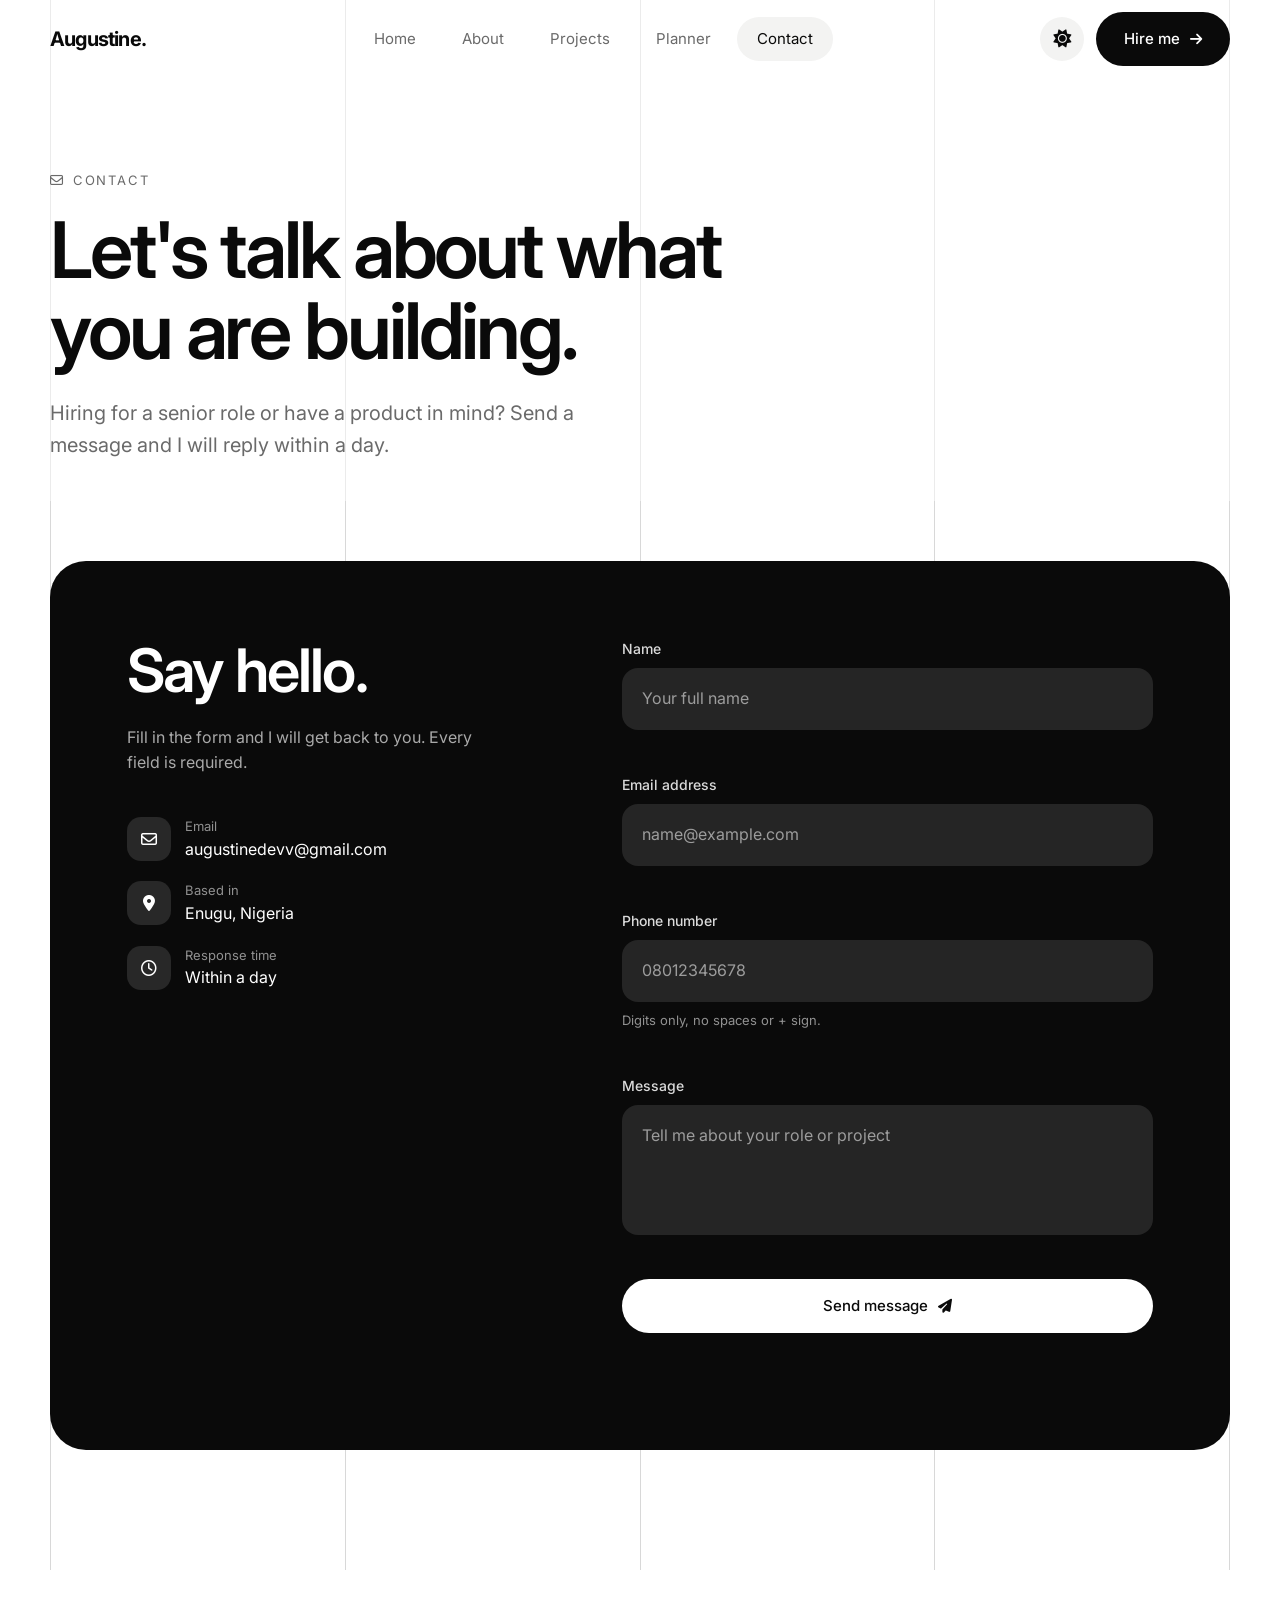
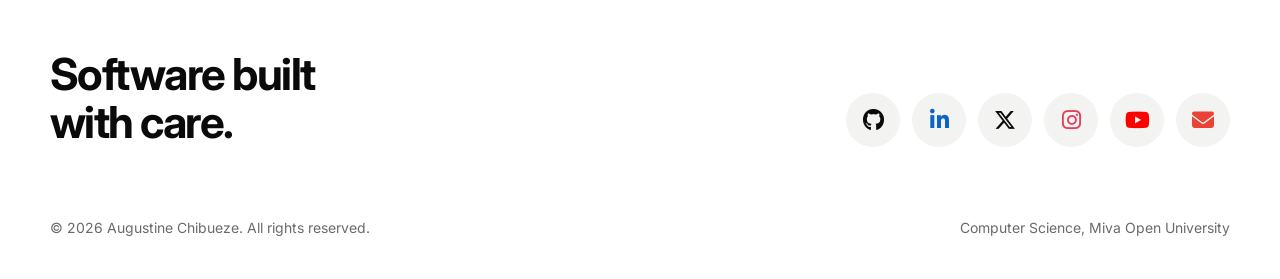
<file: contact.html>
<!DOCTYPE html>
<html lang="en" data-theme="light">

<head>
  <meta charset="utf-8">
  <meta name="viewport" content="width=device-width, initial-scale=1">

  <!-- Apply the saved theme before first paint. Default is light. -->
  <script>
    (function () {
      var root = document.documentElement;
      root.classList.add('js');
      try {
        var savedTheme = localStorage.getItem('theme');
        if (savedTheme === 'dark' || savedTheme === 'light') root.setAttribute('data-theme', savedTheme);
        if (sessionStorage.getItem('preloaderSeen') === '1') root.classList.add('skip-preloader');
      } catch (error) { /* storage unavailable, keep defaults */ }
    })();
  </script>

  <title>Contact | Augustine Chibueze</title>
  <meta name="description" content="Get in touch with Augustine Chibueze about a senior engineering role, a freelance project or a product collaboration.">
  <meta name="author" content="Augustine Chibueze">
  <meta name="robots" content="index, follow, max-image-preview:large">
  <meta name="format-detection" content="telephone=no">
  <link rel="canonical" href="https://augustine.cloudpen.dev/contact.html">

  <meta name="color-scheme" content="light dark">
  <meta name="theme-color" content="#ffffff" media="(prefers-color-scheme: light)">
  <meta name="theme-color" content="#0a0a0a" media="(prefers-color-scheme: dark)">

  <link rel="icon" href="favicon.ico" sizes="48x48">
  <link rel="icon" href="favicon.svg" type="image/svg+xml">
  <link rel="icon" href="favicon-32x32.png" type="image/png" sizes="32x32">
  <link rel="icon" href="favicon-16x16.png" type="image/png" sizes="16x16">
  <link rel="apple-touch-icon" href="apple-touch-icon.png" sizes="180x180">
  <link rel="manifest" href="site.webmanifest">

  <meta property="og:type" content="website">
  <meta property="og:site_name" content="Augustine Chibueze">
  <meta property="og:title" content="Contact | Augustine Chibueze">
  <meta property="og:description" content="Get in touch with Augustine Chibueze about a senior engineering role, a freelance project or a product collaboration.">
  <meta property="og:url" content="https://augustine.cloudpen.dev/contact.html">
  <meta property="og:image" content="https://augustine.cloudpen.dev/og-image.png">
  <meta name="twitter:card" content="summary_large_image">

  <link rel="preconnect" href="https://fonts.googleapis.com">
  <link rel="preconnect" href="https://fonts.gstatic.com" crossorigin>
  <link href="https://fonts.googleapis.com/css2?family=Inter:wght@300;400;500;600;700&display=swap" rel="stylesheet">
  <link rel="stylesheet" href="https://cdnjs.cloudflare.com/ajax/libs/font-awesome/6.5.1/css/all.min.css">

  <link rel="stylesheet" href="css/styles.css">
</head>

<body>
  <a class="skip-link" href="#main">Skip to content</a>
  <div class="cursor" id="cursor" aria-hidden="true"></div>

  <header class="site-header" id="siteHeader">
    <div class="container site-header__inner">
      <a href="index.html" class="brand" aria-label="Augustine, home">Augustine.</a>
      <nav class="nav-links" aria-label="Primary">
        <a href="index.html">Home</a><a href="about.html">About</a><a href="projects.html">Projects</a><a href="planner.html">Planner</a><a href="contact.html" aria-current="page">Contact</a>
      </nav>
      <div class="header-actions">
        <button class="icon-button" id="themeToggle" type="button" aria-label="Toggle theme">
          <i class="fa-solid fa-sun icon-sun"></i><i class="fa-solid fa-moon icon-moon"></i>
        </button>
        <a href="contact.html" class="button button--primary">Hire me <i class="fa-solid fa-arrow-right"></i></a>
        <button class="icon-button menu-toggle" id="menuToggle" type="button" aria-label="Open menu" aria-expanded="false" aria-controls="mobileMenu">
          <i class="fa-solid fa-bars"></i>
        </button>
      </div>
    </div>
  </header>

  <nav class="mobile-menu" id="mobileMenu" aria-label="Mobile">
    <a href="index.html">Home</a>
    <a href="about.html">About</a>
    <a href="projects.html">Projects</a>
    <a href="planner.html">Planner</a>
    <a href="contact.html" aria-current="page">Contact</a>
  </nav>

  <main id="main">
    <header class="page-hero" data-guide-lines>
      <div class="container">
        <div class="eyebrow reveal"><i class="fa-regular fa-envelope"></i>Contact</div>
        <h1 class="page-hero__title reveal">Let's talk about what you are building.</h1>
        <p class="page-hero__lead reveal">Hiring for a senior role or have a product in mind? Send a message and I will reply within a day.</p>
      </div>
    </header>

    <section data-guide-lines aria-label="Contact form">
      <div class="container">
        <div class="contact-card contact-card--page reveal">
          <div>
            <h2 class="section-title">Say hello.</h2>
            <p class="contact-card__text">Fill in the form and I will get back to you. Every field is required.</p>

            <ul class="contact-details">
              <li><i class="fa-regular fa-envelope"></i><span><small>Email</small><a href="mailto:augustinedevv@gmail.com">augustinedevv@gmail.com</a></span></li>
              <li><i class="fa-solid fa-location-dot"></i><span><small>Based in</small>Enugu, Nigeria</span></li>
              <li><i class="fa-regular fa-clock"></i><span><small>Response time</small>Within a day</span></li>
            </ul>
          </div>

          <form class="contact-form" id="contactForm" novalidate>
            <div class="field">
              <label for="contactName">Name</label>
              <input class="form-field" id="contactName" name="name" type="text" placeholder="Your full name" autocomplete="name" aria-describedby="contactNameError">
              <p class="field-error" id="contactNameError" role="alert"></p>
            </div>

            <div class="field">
              <label for="contactEmail">Email address</label>
              <input class="form-field" id="contactEmail" name="email" type="email" placeholder="name@example.com" autocomplete="email" aria-describedby="contactEmailError">
              <p class="field-error" id="contactEmailError" role="alert"></p>
            </div>

            <div class="field">
              <label for="contactPhone">Phone number</label>
              <input class="form-field" id="contactPhone" name="phone" type="tel" inputmode="numeric" placeholder="08012345678" autocomplete="tel" aria-describedby="contactPhoneHint contactPhoneError">
              <span class="field-hint" id="contactPhoneHint">Digits only, no spaces or + sign.</span>
              <p class="field-error" id="contactPhoneError" role="alert"></p>
            </div>

            <div class="field">
              <label for="contactMessage">Message</label>
              <textarea class="form-field" id="contactMessage" name="message" placeholder="Tell me about your role or project" aria-describedby="contactMessageError"></textarea>
              <p class="field-error" id="contactMessageError" role="alert"></p>
            </div>

            <button class="button form-submit" type="submit">Send message <i class="fa-solid fa-paper-plane"></i></button>
            <div class="form-status" id="formStatus" role="status" aria-live="polite"></div>
          </form>
        </div>
      </div>
    </section>
  </main>

  <footer class="site-footer">
    <div class="container">
      <div class="site-footer__top">
        <h3 class="site-footer__title">Software built with care.</h3>
        <div class="social-links">
          <a href="https://github.com/Augustinechibueze" target="_blank" rel="noopener" aria-label="GitHub" class="social-link social-link--neutral" style="--social-color:var(--color-text)"><i class="fa-brands fa-github"></i></a>
          <a href="https://www.linkedin.com/in/augustinechibueze/" target="_blank" rel="noopener" aria-label="LinkedIn" class="social-link" style="--social-color:#0a66c2"><i class="fa-brands fa-linkedin-in"></i></a>
          <a href="https://x.com/Augustine7850" target="_blank" rel="noopener" aria-label="X" class="social-link social-link--neutral" style="--social-color:var(--color-text)"><i class="fa-brands fa-x-twitter"></i></a>
          <a href="https://www.instagram.com/augustine_chibueze" target="_blank" rel="noopener" aria-label="Instagram" class="social-link" style="--social-color:#e4405f"><i class="fa-brands fa-instagram"></i></a>
          <a href="https://www.youtube.com/cloudpenide" target="_blank" rel="noopener" aria-label="YouTube" class="social-link" style="--social-color:#ff0000"><i class="fa-brands fa-youtube"></i></a>
          <a href="mailto:augustinedevv@gmail.com" aria-label="Email" class="social-link" style="--social-color:#ea4335"><i class="fa-solid fa-envelope"></i></a>
        </div>
      </div>
      <div class="site-footer__bottom">
        <span>&copy; 2026 Augustine Chibueze. All rights reserved.</span>
        <span>Computer Science, Miva Open University</span>
      </div>
    </div>
  </footer>

  <script src="js/main.js"></script>
  <script src="js/contact.js"></script>

  <!-- Reedmi Chat Widget -->
  <script src="https://backend.reedmi.com/widget/settings" data-widget-key="91e75f10-17d4-4d6a-9b1e-2aee4d558331"></script>
  <noscript>
      <div style="padding: 15px; background: #f5f5f5; border-radius: 8px; max-width: 280px;">
          <p style="margin: 0; color: #666; font-size: 14px;">
              JavaScript is required for live chat.
              <a href="mailto:support@reedmi.com" style="color: #0066cc;">Email us instead</a>
          </p>
      </div>
  </noscript>
  <!-- end code for Reedmi Chat Widget -->

</body>

</html>
</file>
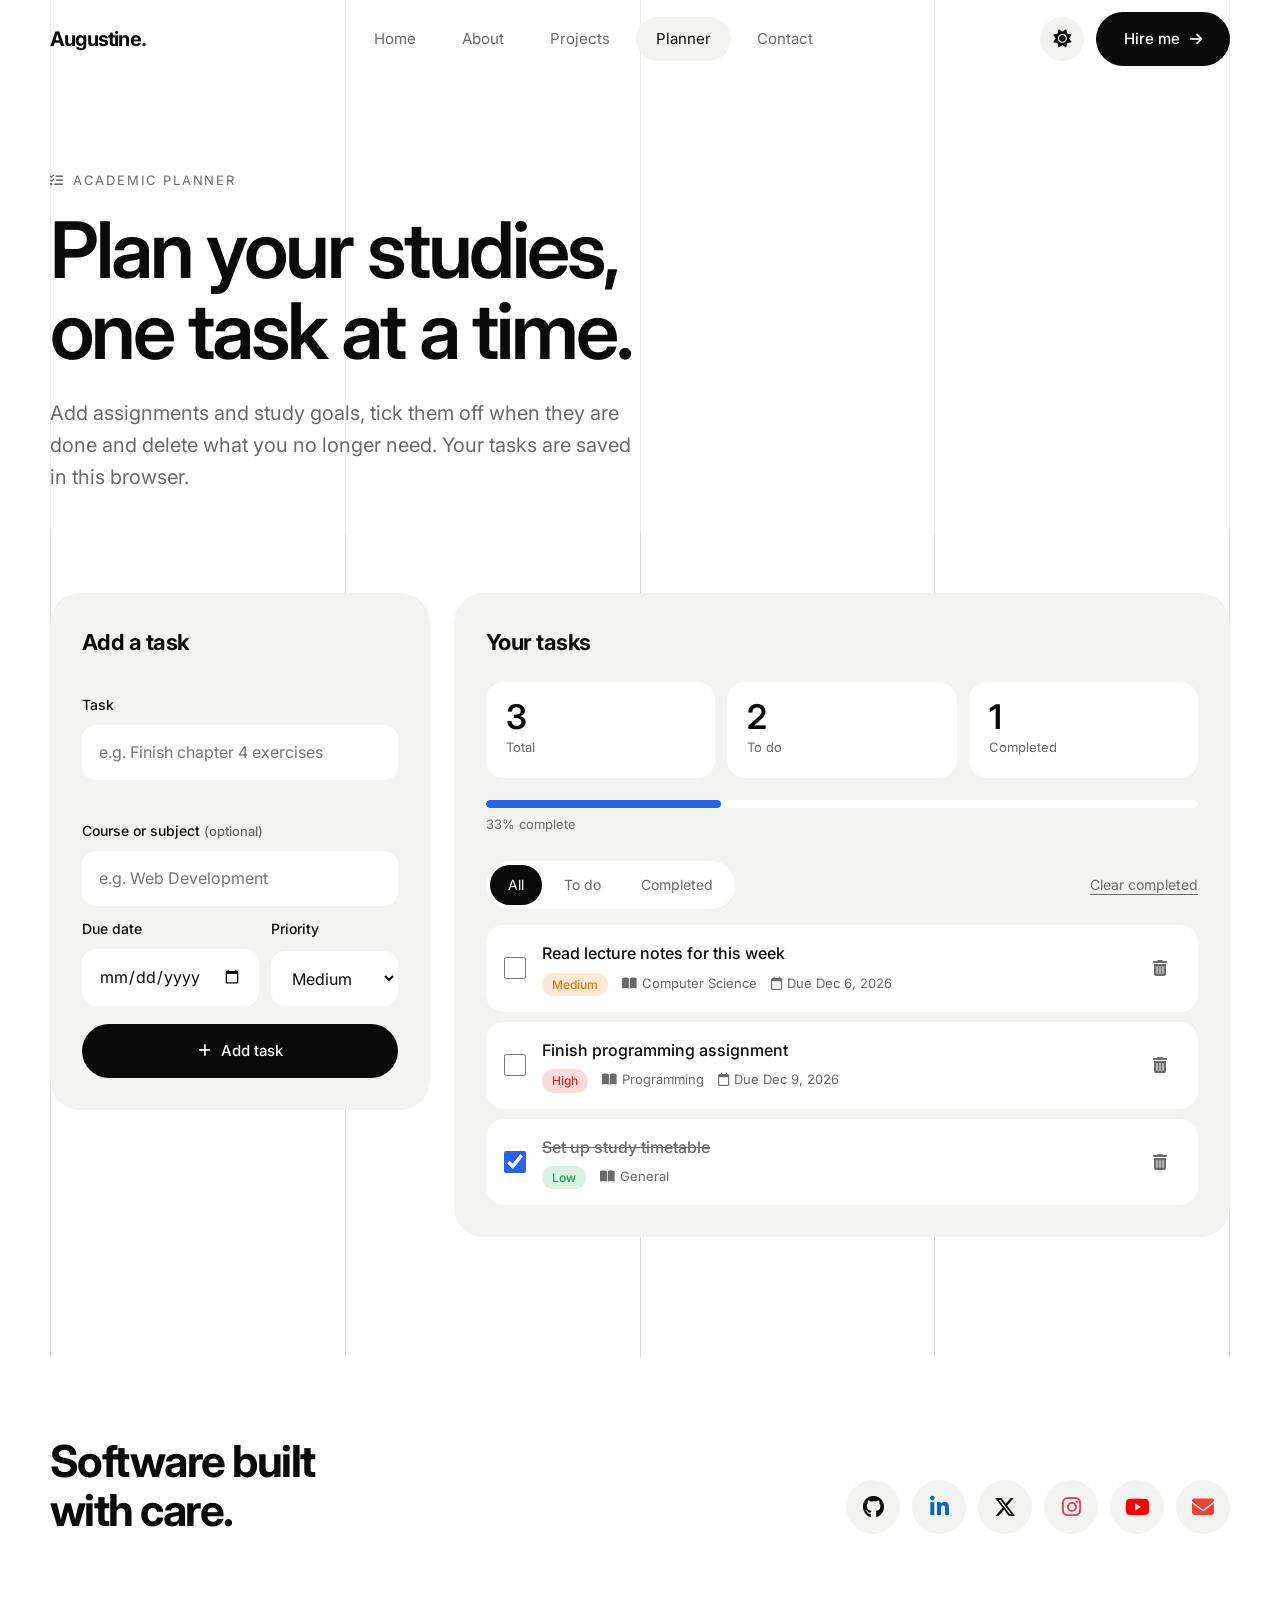
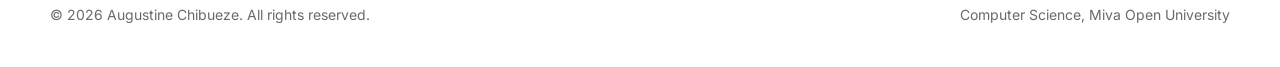
<file: planner.html>
<!DOCTYPE html>
<html lang="en" data-theme="light">

<head>
  <meta charset="utf-8">
  <meta name="viewport" content="width=device-width, initial-scale=1">

  <!-- Apply the saved theme before first paint. Default is light. -->
  <script>
    (function () {
      var root = document.documentElement;
      root.classList.add('js');
      try {
        var savedTheme = localStorage.getItem('theme');
        if (savedTheme === 'dark' || savedTheme === 'light') root.setAttribute('data-theme', savedTheme);
        if (sessionStorage.getItem('preloaderSeen') === '1') root.classList.add('skip-preloader');
      } catch (error) { /* storage unavailable, keep defaults */ }
    })();
  </script>

  <title>Academic Planner | Augustine Chibueze</title>
  <meta name="description" content="An interactive academic planner built with JavaScript: add tasks, mark them as completed and delete them.">
  <meta name="author" content="Augustine Chibueze">
  <meta name="robots" content="index, follow, max-image-preview:large">
  <meta name="format-detection" content="telephone=no">
  <link rel="canonical" href="https://augustine.cloudpen.dev/planner.html">

  <meta name="color-scheme" content="light dark">
  <meta name="theme-color" content="#ffffff" media="(prefers-color-scheme: light)">
  <meta name="theme-color" content="#0a0a0a" media="(prefers-color-scheme: dark)">

  <link rel="icon" href="favicon.ico" sizes="48x48">
  <link rel="icon" href="favicon.svg" type="image/svg+xml">
  <link rel="icon" href="favicon-32x32.png" type="image/png" sizes="32x32">
  <link rel="icon" href="favicon-16x16.png" type="image/png" sizes="16x16">
  <link rel="apple-touch-icon" href="apple-touch-icon.png" sizes="180x180">
  <link rel="manifest" href="site.webmanifest">

  <meta property="og:type" content="website">
  <meta property="og:site_name" content="Augustine Chibueze">
  <meta property="og:title" content="Academic Planner | Augustine Chibueze">
  <meta property="og:description" content="An interactive academic planner built with JavaScript: add tasks, mark them as completed and delete them.">
  <meta property="og:url" content="https://augustine.cloudpen.dev/planner.html">
  <meta property="og:image" content="https://augustine.cloudpen.dev/og-image.png">
  <meta name="twitter:card" content="summary_large_image">

  <link rel="preconnect" href="https://fonts.googleapis.com">
  <link rel="preconnect" href="https://fonts.gstatic.com" crossorigin>
  <link href="https://fonts.googleapis.com/css2?family=Inter:wght@300;400;500;600;700&display=swap" rel="stylesheet">
  <link rel="stylesheet" href="https://cdnjs.cloudflare.com/ajax/libs/font-awesome/6.5.1/css/all.min.css">

  <link rel="stylesheet" href="css/styles.css">
</head>

<body>
  <a class="skip-link" href="#main">Skip to content</a>
  <div class="cursor" id="cursor" aria-hidden="true"></div>

  <header class="site-header" id="siteHeader">
    <div class="container site-header__inner">
      <a href="index.html" class="brand" aria-label="Augustine, home">Augustine.</a>
      <nav class="nav-links" aria-label="Primary">
        <a href="index.html">Home</a><a href="about.html">About</a><a href="projects.html">Projects</a><a href="planner.html" aria-current="page">Planner</a><a href="contact.html">Contact</a>
      </nav>
      <div class="header-actions">
        <button class="icon-button" id="themeToggle" type="button" aria-label="Toggle theme">
          <i class="fa-solid fa-sun icon-sun"></i><i class="fa-solid fa-moon icon-moon"></i>
        </button>
        <a href="contact.html" class="button button--primary">Hire me <i class="fa-solid fa-arrow-right"></i></a>
        <button class="icon-button menu-toggle" id="menuToggle" type="button" aria-label="Open menu" aria-expanded="false" aria-controls="mobileMenu">
          <i class="fa-solid fa-bars"></i>
        </button>
      </div>
    </div>
  </header>

  <nav class="mobile-menu" id="mobileMenu" aria-label="Mobile">
    <a href="index.html">Home</a>
    <a href="about.html">About</a>
    <a href="projects.html">Projects</a>
    <a href="planner.html" aria-current="page">Planner</a>
    <a href="contact.html">Contact</a>
  </nav>

  <main id="main">
    <header class="page-hero" data-guide-lines>
      <div class="container">
        <div class="eyebrow reveal"><i class="fa-solid fa-list-check"></i>Academic planner</div>
        <h1 class="page-hero__title reveal">Plan your studies, one task at a time.</h1>
        <p class="page-hero__lead reveal">Add assignments and study goals, tick them off when they are done and delete what you no longer need. Your tasks are saved in this browser.</p>
      </div>
    </header>

    <section data-guide-lines aria-label="Planner">
      <div class="container planner">
        <!-- Add a task -->
        <form class="panel planner-form reveal" id="taskForm" novalidate>
          <h2 class="panel__title">Add a task</h2>

          <div class="field">
            <label for="taskTitle">Task</label>
            <input class="input" id="taskTitle" name="title" type="text" maxlength="120" placeholder="e.g. Finish chapter 4 exercises" autocomplete="off" aria-describedby="taskTitleError">
            <p class="field-error" id="taskTitleError" role="alert"></p>
          </div>

          <div class="field">
            <label for="taskCourse">Course or subject <span class="field-hint">(optional)</span></label>
            <input class="input" id="taskCourse" name="course" type="text" maxlength="60" placeholder="e.g. Web Development" autocomplete="off">
          </div>

          <div class="form-row">
            <div class="field">
              <label for="taskDue">Due date</label>
              <input class="input" id="taskDue" name="due" type="date">
            </div>
            <div class="field">
              <label for="taskPriority">Priority</label>
              <select class="input" id="taskPriority" name="priority">
                <option value="low">Low</option>
                <option value="medium" selected>Medium</option>
                <option value="high">High</option>
              </select>
            </div>
          </div>

          <button class="button" type="submit"><i class="fa-solid fa-plus"></i> Add task</button>
        </form>

        <!-- Task list -->
        <div class="panel reveal">
          <h2 class="panel__title">Your tasks</h2>

          <div class="planner-summary" aria-live="polite">
            <div class="summary-card"><b id="countTotal">0</b><span>Total</span></div>
            <div class="summary-card"><b id="countActive">0</b><span>To do</span></div>
            <div class="summary-card"><b id="countDone">0</b><span>Completed</span></div>
          </div>

          <div class="progress" role="presentation"><span class="progress__fill" id="progressFill"></span></div>
          <div class="progress-label" id="progressLabel">0% complete</div>

          <div class="planner-toolbar">
            <div class="filter-group" role="group" aria-label="Filter tasks">
              <button type="button" class="filter-btn" data-filter="all" aria-pressed="true">All</button>
              <button type="button" class="filter-btn" data-filter="active" aria-pressed="false">To do</button>
              <button type="button" class="filter-btn" data-filter="done" aria-pressed="false">Completed</button>
            </div>
            <button type="button" class="link-button" id="clearCompleted" hidden>Clear completed</button>
          </div>

          <ul class="task-list" id="taskList" aria-live="polite"></ul>
        </div>
      </div>
    </section>
  </main>

  <footer class="site-footer">
    <div class="container">
      <div class="site-footer__top">
        <h3 class="site-footer__title">Software built with care.</h3>
        <div class="social-links">
          <a href="https://github.com/Augustinechibueze" target="_blank" rel="noopener" aria-label="GitHub" class="social-link social-link--neutral" style="--social-color:var(--color-text)"><i class="fa-brands fa-github"></i></a>
          <a href="https://www.linkedin.com/in/augustinechibueze/" target="_blank" rel="noopener" aria-label="LinkedIn" class="social-link" style="--social-color:#0a66c2"><i class="fa-brands fa-linkedin-in"></i></a>
          <a href="https://x.com/Augustine7850" target="_blank" rel="noopener" aria-label="X" class="social-link social-link--neutral" style="--social-color:var(--color-text)"><i class="fa-brands fa-x-twitter"></i></a>
          <a href="https://www.instagram.com/augustine_chibueze" target="_blank" rel="noopener" aria-label="Instagram" class="social-link" style="--social-color:#e4405f"><i class="fa-brands fa-instagram"></i></a>
          <a href="https://www.youtube.com/cloudpenide" target="_blank" rel="noopener" aria-label="YouTube" class="social-link" style="--social-color:#ff0000"><i class="fa-brands fa-youtube"></i></a>
          <a href="mailto:augustinedevv@gmail.com" aria-label="Email" class="social-link" style="--social-color:#ea4335"><i class="fa-solid fa-envelope"></i></a>
        </div>
      </div>
      <div class="site-footer__bottom">
        <span>&copy; 2026 Augustine Chibueze. All rights reserved.</span>
        <span>Computer Science, Miva Open University</span>
      </div>
    </div>
  </footer>

  <script src="js/main.js"></script>
  <script src="js/planner.js"></script>

  <!-- Reedmi Chat Widget -->
  <script src="https://backend.reedmi.com/widget/settings" data-widget-key="91e75f10-17d4-4d6a-9b1e-2aee4d558331"></script>
  <noscript>
      <div style="padding: 15px; background: #f5f5f5; border-radius: 8px; max-width: 280px;">
          <p style="margin: 0; color: #666; font-size: 14px;">
              JavaScript is required for live chat.
              <a href="mailto:support@reedmi.com" style="color: #0066cc;">Email us instead</a>
          </p>
      </div>
  </noscript>
  <!-- end code for Reedmi Chat Widget -->

</body>

</html>
</file>
<file: css/styles.css>
/* ==========================================================================
   Design tokens
   ========================================================================== */
:root {
  --color-accent: #2563eb;
  --color-bg: #ffffff;
  --color-text: #0a0a0a;
  --color-surface: #f3f3f2;
  --color-muted: #6a6a6a;

  --ease-in-out-strong: cubic-bezier(0.76, 0, 0.24, 1);
  --ease-out-expo: cubic-bezier(0.16, 1, 0.3, 1);

  /* Animated guide-line trail */
  --guide-line-trail-length: 18px;
  --guide-line-trail-width: 2px;
}

[data-theme="dark"] {
  --color-accent: #3b82f6;
  --color-bg: #0a0a0a;
  --color-text: #ffffff;
  --color-surface: #161616;
  --color-muted: #9a9a9a;
}

/* ==========================================================================
   Base
   ========================================================================== */
*,
*::before,
*::after {
  margin: 0;
  padding: 0;
  box-sizing: border-box;
}

html {
  scroll-behavior: smooth;
}

body {
  font-family: Inter, system-ui, sans-serif;
  background: var(--color-bg);
  color: var(--color-text);
  line-height: 1.6;
  -webkit-font-smoothing: antialiased;
  transition: background 0.5s, color 0.5s;
}

body.is-locked {
  overflow: hidden;
}

img {
  display: block;
  width: 100%;
  height: 100%;
  object-fit: cover;
}

a {
  color: inherit;
  text-decoration: none;
}

button {
  font: inherit;
  color: inherit;
  background: none;
  border: 0;
  cursor: pointer;
}

section {
  position: relative;
  padding: 120px 0;
}

.container {
  position: relative;
  z-index: 1;
  width: min(1180px, 100% - 48px);
  margin: 0 auto;
}

.visually-hidden {
  position: absolute;
  width: 1px;
  height: 1px;
  overflow: hidden;
  clip: rect(0 0 0 0);
  white-space: nowrap;
}

.eyebrow {
  font-size: 13px;
  letter-spacing: 0.14em;
  text-transform: uppercase;
  color: var(--color-muted);
  margin-bottom: 18px;
}

.eyebrow i {
  margin-right: 8px;
}

.section-title {
  font-size: clamp(34px, 5vw, 60px);
  line-height: 1.08;
  letter-spacing: -0.03em;
  font-weight: 600;
  max-width: 15ch;
}

main,
.site-footer {
  position: relative;
  z-index: 1;
}

/* Scroll reveal */
.js .reveal {
  opacity: 0;
  transform: translateY(40px);
  transition: opacity 1s var(--ease-out-expo), transform 1s var(--ease-out-expo);
}

.js .reveal--visible {
  opacity: 1;
  transform: none;
}

/* ==========================================================================
   Buttons
   ========================================================================== */
.button {
  display: inline-flex;
  align-items: center;
  gap: 10px;
  padding: 15px 28px;
  border-radius: 100px;
  font-weight: 500;
  font-size: 15px;
  transition: transform 0.4s var(--ease-out-expo), opacity 0.3s;
}

.button:hover {
  transform: translateY(-3px);
}

.button i {
  font-size: 14px;
  transition: transform 0.4s var(--ease-out-expo);
}

.button:hover i {
  transform: translateX(4px);
}

.button--primary {
  background: var(--color-text);
  color: var(--color-bg);
}

.button--ghost {
  background: var(--color-surface);
}

.icon-button {
  width: 44px;
  height: 44px;
  border-radius: 50%;
  background: var(--color-surface);
  display: grid;
  place-items: center;
  transition: transform 0.4s var(--ease-out-expo);
}

.icon-button:hover {
  transform: rotate(18deg) scale(1.06);
}

.icon-button i {
  font-size: 18px;
}

/* ==========================================================================
   Preloader (follows the active theme, light by default)
   ========================================================================== */
.preloader {
  position: fixed;
  inset: 0;
  z-index: 100;
  background: var(--color-bg);
  color: var(--color-text);
  display: flex;
  flex-direction: column;
  justify-content: space-between;
  padding: 40px clamp(24px, 5vw, 64px);
  transition: transform 1.1s var(--ease-in-out-strong), background 0.5s, color 0.5s;
}

.preloader--done {
  transform: translateY(-100%);
}

.preloader__top {
  display: flex;
  justify-content: space-between;
  font-size: 13px;
  letter-spacing: 0.14em;
  text-transform: uppercase;
  color: var(--color-muted);
}

.preloader__timeline {
  display: grid;
  gap: 14px;
  max-width: 560px;
}

.preloader__item {
  display: flex;
  justify-content: space-between;
  gap: 20px;
  font-size: clamp(15px, 2vw, 19px);
  opacity: 0.18;
  transform: translateY(14px);
  transition: all 0.8s var(--ease-out-expo);
}

.preloader__item span:last-child {
  color: var(--color-muted);
  white-space: nowrap;
}

.preloader__item--visible {
  opacity: 1;
  transform: none;
}

.preloader__headline {
  display: flex;
  align-items: flex-end;
  justify-content: space-between;
}

.preloader__counter {
  font-size: clamp(70px, 14vw, 190px);
  font-weight: 600;
  letter-spacing: -0.05em;
  line-height: 0.85;
}

.preloader__bar {
  height: 2px;
  width: 100%;
  background: var(--color-surface);
  margin-top: 28px;
  overflow: hidden;
}

.preloader__bar-fill {
  display: block;
  height: 100%;
  width: 0;
  background: var(--color-text);
}

.preloader__name {
  font-size: clamp(20px, 3vw, 34px);
  font-weight: 500;
  letter-spacing: -0.02em;
  overflow: hidden;
}

.preloader__name span {
  display: inline-block;
  transform: translateY(110%);
  animation: slide-up 1s var(--ease-out-expo) 0.2s forwards;
}

@keyframes slide-up {
  to {
    transform: none;
  }
}

/* ==========================================================================
   Header and navigation
   ========================================================================== */
.site-header {
  position: fixed;
  top: 0;
  left: 0;
  right: 0;
  z-index: 50;
  transition: background 0.4s, transform 0.5s var(--ease-out-expo);
}

.site-header--scrolled {
  background: var(--color-bg);
}

.site-header--hidden {
  transform: translateY(-100%);
}

.site-header__inner {
  display: flex;
  align-items: center;
  justify-content: space-between;
  height: 78px;
}

.brand {
  font-weight: 700;
  font-size: 20px;
  letter-spacing: -0.04em;
}

.nav-links {
  display: flex;
  gap: 6px;
  font-size: 15px;
}

.nav-links a {
  position: relative;
  padding: 10px 20px;
  border-radius: 100px;
  color: var(--color-muted);
  transition: color 0.3s, background 0.3s;
}

.nav-links a:hover {
  color: var(--color-text);
}

/* Current page */
.nav-links a[aria-current="page"] {
  background: var(--color-surface);
  color: var(--color-text);
}

.header-actions {
  display: flex;
  align-items: center;
  gap: 12px;
}

.icon-moon {
  display: none;
}

[data-theme="dark"] .icon-moon {
  display: block;
}

[data-theme="dark"] .icon-sun {
  display: none;
}

.menu-toggle {
  display: none;
}

.mobile-menu {
  position: fixed;
  inset: 0;
  z-index: 40;
  background: var(--color-bg);
  display: flex;
  flex-direction: column;
  justify-content: center;
  gap: 10px;
  padding: 32px;
  transform: translateY(-100%);
  transition: transform 0.7s var(--ease-in-out-strong);
}

.mobile-menu--open {
  transform: none;
}

.mobile-menu a {
  font-size: 42px;
  font-weight: 600;
  letter-spacing: -0.03em;
}

.mobile-menu a[aria-current="page"] {
  color: var(--color-accent);
}

/* The preloader only plays on the first visit of a session */
.skip-preloader .preloader {
  display: none;
}

/* ==========================================================================
   Hero
   ========================================================================== */
.hero {
  min-height: 100vh;
  display: flex;
  align-items: center;
  padding: 140px 0 80px;
  overflow: hidden;
}

.hero__grid {
  display: grid;
  grid-template-columns: 1.1fr 0.9fr;
  gap: 50px;
  align-items: center;
}

.status-badge {
  display: inline-flex;
  align-items: center;
  gap: 10px;
  background: var(--color-surface);
  padding: 9px 16px;
  border-radius: 100px;
  font-size: 14px;
  margin-bottom: 30px;
}

.status-badge i {
  font-size: 8px;
  color: #22c55e;
  animation: pulse 2s infinite;
}

@keyframes pulse {
  50% {
    opacity: 0.35;
  }
}

.hero__word {
  display: inline-block;
  overflow: hidden;
  vertical-align: top;
  /* room for descenders (g, comma) so they aren't clipped */
  padding-bottom: 0.14em;
  margin-bottom: -0.14em;
}

.hero__word-inner {
  display: inline-block;
  transform: translateY(110%);
  transition: transform 0.9s var(--ease-out-expo);
  transition-delay: calc(var(--i) * 70ms + 350ms);
}

.hero__title--in .hero__word-inner {
  transform: none;
}

.hero__title {
  /* font-size: clamp(42px, 7vw, 92px); */
  font-size: clamp(42px, 7vw, 69px);
  line-height: 1.02;
  letter-spacing: -0.045em;
  font-weight: 600;
  text-wrap: balance
}

.hero__lead {
  margin: 28px 0 38px;
  font-size: clamp(17px, 1.6vw, 20px);
  color: var(--color-muted);
  max-width: 540px;
}

.hero__actions {
  display: flex;
  flex-wrap: wrap;
  gap: 14px;
}

.hero__visual {
  position: relative;
  will-change: transform;
  transition: transform 0.25s ease-out;
}

.portrait {
  aspect-ratio: 1 / 1;
  border-radius: 50%;
  overflow: hidden;
  background: transparent;
}

.portrait img {
  object-fit: contain;
  object-position: center top; /* keeps the face in frame; use center if you prefer */
}

.floating-card {
  position: absolute;
  /* left: -30px;
  bottom: 40px; */
  left: -40px;
  bottom: 12%;
  background: var(--color-bg);
  padding: 14px 20px 14px 14px;
  border-radius: 20px;
  display: flex;
  gap: 14px;
  align-items: center;
  font-size: 14px;
  color: var(--color-muted);
  line-height: 1.4;
}

.floating-card i {
  width: 42px;
  height: 42px;
  border-radius: 13px;
  background: var(--color-text);
  color: var(--color-bg);
  display: grid;
  place-items: center;
}

.floating-card b {
  display: block;
  color: var(--color-text);
  font-size: 15px;
}

/* ==========================================================================
   Marquee
   ========================================================================== */
.marquee {
  position: relative;
  z-index: 1;
  background: #0a0a0a;
  color: #ffffff;
  overflow: hidden;
  padding: 28px 0;
}

[data-theme="dark"] .marquee {
  background: #161616;
}

.marquee__track {
  display: flex;
  width: max-content;
  animation: marquee-scroll 34s linear infinite;
}

.marquee:hover .marquee__track {
  animation-play-state: paused;
}

.marquee__item {
  display: flex;
  align-items: center;
  gap: 30px;
  padding-right: 30px;
  font-size: clamp(22px, 3.2vw, 38px);
  font-weight: 600;
  letter-spacing: -0.03em;
  white-space: nowrap;
}

.marquee__item i {
  font-size: 15px;
  opacity: 0.45;
}

@keyframes marquee-scroll {
  to {
    transform: translateX(-50%);
  }
}

/* ==========================================================================
   Stats
   ========================================================================== */
.stats-section {
  background: var(--color-surface);
  padding: 100px 0;
}

.stats-grid {
  display: grid;
  grid-template-columns: repeat(4, 1fr);
  gap: 18px;
  margin-top: 44px;
}

.stat-card {
  background: var(--color-bg);
  border-radius: 10px;
  padding: 30px;
}

.stat-card > i {
  font-size: 18px;
  color: var(--color-muted);
}

.stat-card__value {
  display: block;
  font-size: clamp(46px, 5.4vw, 74px);
  letter-spacing: -0.05em;
  font-weight: 600;
  line-height: 1;
  margin: 38px 0 14px;
}

.stat-card__label {
  display: block;
  font-weight: 500;
}

.stat-card__note {
  color: var(--color-muted);
  font-size: 14px;
  margin-top: 4px;
}

/* ==========================================================================
   About
   ========================================================================== */
.about__grid {
  display: grid;
  grid-template-columns: 1fr 1fr;
  gap: 80px;
  align-items: start;
}

.about__content p {
  color: var(--color-muted);
  font-size: 18px;
  margin-bottom: 22px;
}

.about__content p b {
  color: var(--color-text);
  font-weight: 500;
}

.about__highlights {
  display: grid;
  gap: 14px;
  margin-top: 30px;
  list-style: none;
}

.about__highlights div,
.about__highlights li {
  display: flex;
  gap: 14px;
  align-items: center;
  font-size: 16px;
}

.about__highlights i {
  width: 40px;
  height: 40px;
  border-radius: 12px;
  background: var(--color-surface);
  display: grid;
  place-items: center;
  flex: none;
}

.education-card {
  margin-top: 34px;
  background: var(--color-surface);
  border-radius: 22px;
  padding: 28px;
}

.education-card small {
  color: var(--color-muted);
  font-size: 13px;
  letter-spacing: 0.1em;
  text-transform: uppercase;
}

.education-card h3 {
  font-size: 22px;
  letter-spacing: -0.02em;
  margin: 8px 0 4px;
}

.education-card h3 i {
  margin-right: 10px;
}

.education-card p {
  font-size: 15px;
  margin: 0;
}

/* ==========================================================================
   Stack
   ========================================================================== */
.stack-grid {
  display: grid;
  grid-template-columns: repeat(2, 1fr);
  gap: 20px;
  margin-top: 56px;
}

.stack-card {
  background: var(--color-surface);
  border-radius: 28px;
  padding: 32px;
  display: flex;
  flex-direction: column;
  gap: 28px;
  transition: transform 0.6s var(--ease-out-expo);
}

.stack-card__header {
  display: flex;
  align-items: center;
  gap: 16px;
}

.stack-card__icon {
  width: 52px;
  height: 52px;
  border-radius: 16px;
  background: var(--color-text);
  color: var(--color-bg);
  display: grid;
  place-items: center;
  font-size: 20px;
  flex: none;
}

.stack-card__title {
  font-size: 22px;
  letter-spacing: -0.02em;
  line-height: 1.2;
}

.stack-card__description {
  color: var(--color-muted);
  font-size: 15px;
}

.stack-list {
  display: flex;
  flex-wrap: wrap;
  gap: 10px;
  list-style: none;
}

.stack-item {
  display: inline-flex;
  align-items: center;
  gap: 10px;
  background: var(--color-bg);
  padding: 8px 18px 8px 8px;
  border-radius: 100px;
  font-size: 15px;
  font-weight: 500;
  transition: transform 0.4s var(--ease-out-expo);
}

.stack-item:hover {
  transform: translateY(-3px);
}

.stack-item__icon {
  width: 32px;
  height: 32px;
  border-radius: 50%;
  display: grid;
  place-items: center;
  font-size: 15px;
  color: var(--brand-color, currentColor);
  background: color-mix(in srgb, var(--brand-color, var(--color-text)) 14%, transparent);
}

.stack-item__icon--text {
  font-size: 12px;
  font-weight: 700;
  font-style: normal;
  letter-spacing: -0.02em;
}

/* ==========================================================================
   Experience
   ========================================================================== */
.experience-list {
  margin-top: 60px;
}

.experience-item {
  display: grid;
  grid-template-columns: 200px 1fr auto;
  gap: 30px;
  align-items: start;
  padding: 38px 28px;
  border-radius: 24px;
  transition: background 0.45s;
}

.experience-item:hover {
  background: var(--color-surface);
}

.experience-item__period {
  color: var(--color-muted);
  font-size: 15px;
  padding-top: 6px;
}

.experience-item__header {
  display: flex;
  align-items: center;
  gap: 16px;
  margin-bottom: 14px;
}

/* Company logo slot: drop a real logo into assets/logos and it fills this box */
.experience-item__logo {
  width: 56px;
  height: 56px;
  flex: none;
  border-radius: 16px;
  overflow: hidden;
  background: var(--color-bg);
  border: 1px solid color-mix(in srgb, var(--color-text) 10%, transparent);
  display: grid;
  place-items: center;
  font-size: 16px;
  font-weight: 700;
  letter-spacing: -0.02em;
  transition: transform 0.5s var(--ease-out-expo);
}

.experience-item__logo img {
  object-fit: contain;
}

.experience-item:hover .experience-item__logo {
  transform: rotate(-6deg) scale(1.06);
}

.experience-item__role {
  font-size: clamp(22px, 2.6vw, 30px);
  letter-spacing: -0.025em;
  font-weight: 600;
  line-height: 1.2;
}

.experience-item__company {
  color: var(--color-muted);
  margin-top: 2px;
}

.experience-item__description {
  color: var(--color-muted);
  max-width: 560px;
  font-size: 16px;
}

.experience-item__type {
  font-size: 13px;
  background: var(--color-surface);
  padding: 7px 14px;
  border-radius: 100px;
  white-space: nowrap;
}

.experience-item:hover .experience-item__type {
  background: var(--color-bg);
}

/* ==========================================================================
   Principles (always dark band, no photo)
   ========================================================================== */
.principles {
  background: #0a0a0a;
  color: #ffffff;
  overflow: hidden;
}

.principles::before {
  content: "";
  position: absolute;
  top: -240px;
  right: -160px;
  width: 640px;
  height: 640px;
  border-radius: 50%;
  background: radial-gradient(circle, rgba(59, 130, 246, 0.22), transparent 65%);
  pointer-events: none;
}

.principles .eyebrow {
  color: #bdbdbd;
}

.principles .section-title {
  max-width: 18ch;
}

.principles__grid {
  display: grid;
  grid-template-columns: repeat(3, 1fr);
  gap: 18px;
  margin-top: 64px;
}

.principle-card {
  background: rgba(255, 255, 255, 0.05);
  border: 1px solid rgba(255, 255, 255, 0.09);
  border-radius: 26px;
  padding: 32px;
  transition: background 0.5s;
}

.principle-card:hover {
  background: rgba(255, 255, 255, 0.09);
}

.principle-card__number {
  display: block;
  font-size: 14px;
  letter-spacing: 0.14em;
  color: #3b82f6;
  margin-bottom: 56px;
}

.principle-card__title {
  font-size: 24px;
  letter-spacing: -0.025em;
  line-height: 1.2;
  margin-bottom: 12px;
}

.principle-card__text {
  color: #a8a8a8;
  font-size: 16px;
}

/* Connected principle cards */
.principles__grid {
  --connector: 56px;
  gap: var(--connector);
}

.principle-card {
  position: relative;
}

/* Static line with a dot on each end */
.principle-card:not(:last-child)::before {
  content: "";
  position: absolute;
  top: calc(50% - 4px);
  left: calc(100% - 4px);
  width: calc(var(--connector) + 8px);
  height: 8px;
  pointer-events: none;
  background:
    radial-gradient(circle, #3b82f6 0 3px, transparent 3.5px) left center / 8px 8px no-repeat,
    radial-gradient(circle, #3b82f6 0 3px, transparent 3.5px) right center / 8px 8px no-repeat,
    linear-gradient(rgba(255, 255, 255, 0.2), rgba(255, 255, 255, 0.2)) center / calc(100% - 8px) 1px no-repeat;
}

/* Travelling pulse */
.principle-card:not(:last-child)::after {
  content: "";
  position: absolute;
  top: calc(50% - 1px);
  left: 100%;
  width: var(--connector);
  height: 2px;
  pointer-events: none;
  background: linear-gradient(90deg, transparent, #3b82f6, transparent) no-repeat;
  background-size: 50% 100%;
  animation: connector-flow-x 2.6s linear infinite;
}

.principle-card:nth-child(2)::after {
  animation-delay: 1.3s; /* second link fires after the first */
}

@keyframes connector-flow-x {
  from { background-position: -100% 0; }
  to   { background-position: 200% 0; }
}

@keyframes connector-flow-y {
  from { background-position: 0 -100%; }
  to   { background-position: 0 200%; }
}

/* Tighter links on small laptops */
@media (max-width: 1100px) {
  .principles__grid { --connector: 36px; }
}

/* Mobile: cards stack, so the links run vertically */
@media (max-width: 900px) {
  .principles__grid { --connector: 44px; }

  .principle-card:not(:last-child)::before {
    top: calc(100% - 4px);
    left: 36px;
    width: 8px;
    height: calc(var(--connector) + 8px);
    background:
      radial-gradient(circle, #3b82f6 0 3px, transparent 3.5px) center top / 8px 8px no-repeat,
      radial-gradient(circle, #3b82f6 0 3px, transparent 3.5px) center bottom / 8px 8px no-repeat,
      linear-gradient(rgba(255, 255, 255, 0.2), rgba(255, 255, 255, 0.2)) center / 1px calc(100% - 8px) no-repeat;
  }

  .principle-card:not(:last-child)::after {
    top: 100%;
    left: 39.5px;
    width: 2px;
    height: var(--connector);
    background: linear-gradient(180deg, transparent, #3b82f6, transparent) no-repeat;
    background-size: 100% 50%;
    animation-name: connector-flow-y;
  }
}

@media (prefers-reduced-motion: reduce) {
  .principle-card::after { display: none; }
}



/* ==========================================================================
   Projects
   ========================================================================== */
.projects-grid {
  display: grid;
  grid-template-columns: repeat(2, 1fr);
  gap: 28px;
  margin-top: 60px;
}

.project-card {
  background: var(--color-surface);
  border-radius: 28px;
  padding: 14px;
  transition: transform 0.6s var(--ease-out-expo);
}

.project-card:hover {
  transform: translateY(-8px);
}

.project-card__image {
  aspect-ratio: 16 / 10;
  border-radius: 20px;
  overflow: hidden;
}

.project-card__body {
  padding: 24px 14px 14px;
}

.project-card__category {
  color: var(--color-muted);
  font-size: 13px;
  font-weight: 500;
  letter-spacing: 0.08em;
  text-transform: uppercase;
}

.project-card__category i {
  margin-right: 8px;
}

.project-card__title {
  font-size: 26px;
  letter-spacing: -0.03em;
  margin: 6px 0 8px;
}

.project-card__description {
  color: var(--color-muted);
  font-size: 16px;
}

.project-card__link {
  display: inline-flex;
  gap: 8px;
  margin-top: 18px;
  font-weight: 500;
  font-size: 15px;
}

.project-card__link i {
  font-size: 13px;
  transition: transform 0.4s var(--ease-out-expo);
}

.project-card:hover .project-card__link i {
  transform: translate(3px, -3px);
}


/* Project preview images */
.project-card__image {
  background: var(--color-surface);
}

.project-card__image img {
  transition: opacity 0.6s ease;
}

.project-card__image--loading {
  background: linear-gradient(90deg,
    var(--color-surface) 25%,
    color-mix(in srgb, var(--color-text) 8%, var(--color-surface)) 50%,
    var(--color-surface) 75%);
  background-size: 200% 100%;
  animation: project-shimmer 1.4s linear infinite;
}

.project-card__image--loading img {
  opacity: 0;
}

@keyframes project-shimmer {
  to { background-position: -200% 0; }
}

/* ==========================================================================
   Contact
   ========================================================================== */
.contact-card {
  background: var(--color-text);
  color: var(--color-bg);
  border-radius: 36px;
  padding: clamp(32px, 6vw, 80px);
  display: grid;
  grid-template-columns: 1fr 1fr;
  gap: 60px;
}

.contact-card .section-title {
  max-width: 11ch;
}

.contact-card__text {
  opacity: 0.65;
  margin-top: 22px;
  max-width: 380px;
}

.contact-form {
  display: grid;
  gap: 16px;
}

.form-field {
  background: color-mix(in srgb, var(--color-bg) 11%, transparent);
  color: var(--color-bg);
  border: 0;
  border-radius: 16px;
  padding: 18px 20px;
  font: inherit;
  font-size: 16px;
  outline: 0;
  width: 100%;
  transition: background 0.3s;
}

.form-field::placeholder {
  color: color-mix(in srgb, var(--color-bg) 55%, transparent);
}

.form-field:focus {
  background: color-mix(in srgb, var(--color-bg) 18%, transparent);
}

textarea.form-field {
  resize: none;
  min-height: 130px;
}

.form-submit {
  background: var(--color-bg);
  color: var(--color-text);
  justify-content: center;
}

.form-status {
  font-size: 14px;
  opacity: 0;
  transition: opacity 0.4s;
}

.form-status--visible {
  opacity: 0.8;
}

/* Custom select */
.select {
  position: relative;
}

.select__trigger {
  display: flex;
  justify-content: space-between;
  align-items: center;
  text-align: left;
}

.select__trigger i {
  transition: transform 0.4s var(--ease-out-expo);
}

.select--open .select__trigger i {
  transform: rotate(180deg);
}

.select__menu {
  position: absolute;
  left: 0;
  right: 0;
  top: calc(100% + 8px);
  background: var(--color-bg);
  color: var(--color-text);
  border-radius: 16px;
  padding: 8px;
  z-index: 5;
  opacity: 0;
  visibility: hidden;
  transform: translateY(-8px);
  transition: all 0.35s var(--ease-out-expo);
}

.select--open .select__menu {
  opacity: 1;
  visibility: visible;
  transform: none;
}

.select__option {
  list-style: none;
  padding: 13px 14px;
  border-radius: 10px;
  cursor: pointer;
  font-size: 15px;
  transition: background 0.25s;
}

.select__option:hover {
  background: var(--color-surface);
}

/* ==========================================================================
   Footer
   ========================================================================== */
.site-footer {
  padding: 80px 0 40px;
}

.site-footer__top {
  display: flex;
  justify-content: space-between;
  align-items: flex-end;
  gap: 40px;
  flex-wrap: wrap;
}

.site-footer__title {
  font-size: clamp(28px, 4vw, 44px);
  letter-spacing: -0.035em;
  max-width: 12ch;
  line-height: 1.1;
}

.social-links {
  display: flex;
  gap: 12px;
  flex-wrap: wrap;
}

.social-link {
  width: 54px;
  height: 54px;
  border-radius: 50%;
  background: var(--color-surface);
  display: grid;
  place-items: center;
  color: var(--social-color, var(--color-text));
  font-size: 22px;
  transition: background 0.4s var(--ease-out-expo), color 0.4s, transform 0.4s var(--ease-out-expo);
}

.social-link:hover {
  background: var(--social-color, var(--color-text));
  color: #ffffff;
  transform: translateY(-5px);
}

.social-link--neutral:hover {
  color: var(--color-bg);
}

.site-footer__bottom {
  display: flex;
  justify-content: space-between;
  flex-wrap: wrap;
  gap: 12px;
  margin-top: 70px;
  font-size: 14px;
  color: var(--color-muted);
}

/* ==========================================================================
   Animated vertical guide lines
   The moving blue trail is intentionally short and soft so it never competes
   with the content. Tune it with the two --guide-line-trail-* tokens above.
   ========================================================================== */
.guide-lines {
  position: absolute;
  top: 0;
  bottom: 0;
  left: 50%;
  width: min(1180px, 100% - 48px);
  transform: translateX(-50%);
  display: flex;
  justify-content: space-between;
  pointer-events: none;
  overflow: hidden;
  z-index: 0;
}

.guide-line {
  position: relative;
  width: 1px;
  background: color-mix(in srgb, var(--color-text) 8%, transparent);
}

.guide-line::after {
  content: "";
  position: absolute;
  left: calc(var(--guide-line-trail-width) / -2 + 0.5px);
  top: calc(var(--guide-line-trail-length) * -1);
  width: var(--guide-line-trail-width);
  height: var(--guide-line-trail-length);
  border-radius: 2px;
  background: linear-gradient(to bottom, transparent, var(--color-accent));
  opacity: 0.75;
  animation: guide-line-fall var(--guide-line-duration, 4s) linear infinite;
}

.guide-line:nth-child(2)::after {
  animation-delay: calc(var(--guide-line-duration) * -0.6);
}

.guide-line:nth-child(3)::after {
  animation-delay: calc(var(--guide-line-duration) * -0.25);
}

.guide-line:nth-child(4)::after {
  animation-delay: calc(var(--guide-line-duration) * -0.8);
}

.guide-line:nth-child(5)::after {
  animation-delay: calc(var(--guide-line-duration) * -0.4);
}

@keyframes guide-line-fall {
  from {
    top: calc(var(--guide-line-trail-length) * -1);
  }

  to {
    top: 100%;
  }
}

/* ==========================================================================
   Custom cursor
   ========================================================================== */
.cursor {
  opacity: 0;
  position: fixed;
  top: 0;
  left: 0;
  width: 38px;
  height: 38px;
  margin: -19px 0 0 -19px;
  border-radius: 50%;
  background: #ffffff;
  mix-blend-mode: difference;
  pointer-events: none;
  z-index: 300;
  transition: width 0.35s var(--ease-out-expo), height 0.35s var(--ease-out-expo), margin 0.35s var(--ease-out-expo), opacity 0.4s;
}

.cursor--active {
  opacity: 1;
}

.cursor--large {
  width: 72px;
  height: 72px;
  margin: -36px 0 0 -36px;
}

@media (hover: none) {
  .cursor {
    display: none;
  }
}

/* ==========================================================================
   Responsive
   ========================================================================== */
@media (max-width: 900px) {
  section {
    padding: 80px 0;
  }

  .nav-links,
  .header-actions .button {
    display: none;
  }

  .menu-toggle {
    display: grid;
  }

  .hero__grid,
  .about__grid,
  .contact-card {
    grid-template-columns: 1fr;
    gap: 40px;
  }

  .hero__visual {
    max-width: 420px;
    order: -1;
  }

 .portrait {
    aspect-ratio: 1 / 1;
    border-radius: 15px;
  }

  .floating-card {
    left: 12px;
  }

  .stats-grid {
    grid-template-columns: repeat(2, 1fr);
  }

  .stack-grid,
  .projects-grid {
    grid-template-columns: 1fr;
  }

  .principles__grid {
    grid-template-columns: 1fr;
  }

  .principle-card__number {
    margin-bottom: 32px;
  }

  .experience-item {
    grid-template-columns: 1fr;
    gap: 10px;
    padding: 28px 20px;
  }

  .guide-line:nth-child(2),
  .guide-line:nth-child(4) {
    display: none;
  }
}

@media (prefers-reduced-motion: reduce) {
  * {
    animation: none !important;
    transition: none !important;
  }

  .js .reveal {
    opacity: 1;
    transform: none;
  }
}



/* Tablet and small laptop: tighten the stat cards and contact card */
@media (min-width: 901px) and (max-width: 1200px) {
  .stats-section {
    padding: 80px 0;
  }

  .stats-grid {
    gap: 14px;
  }

  .stat-card {
    padding: 22px;
    border-radius: 22px;
  }

  .stat-card__value {
    font-size: clamp(38px, 4.6vw, 54px);
    margin: 26px 0 10px;
  }

  .stat-card__note {
    font-size: 13px;
  }

  .contact-card {
    padding: 40px;
    gap: 36px;
    grid-template-columns: 0.9fr 1.1fr;
    border-radius: 30px;
  }

  .contact-card .section-title {
    font-size: clamp(30px, 3.8vw, 44px);
  }

  .form-field {
    padding: 15px 18px;
  }
}

/* ==========================================================================
   Multi-page additions
   ========================================================================== */

/* Keyboard focus */
:focus-visible {
  outline: 2px solid var(--color-accent);
  outline-offset: 3px;
}

.skip-link {
  position: absolute;
  left: 16px;
  top: -60px;
  z-index: 400;
  background: var(--color-text);
  color: var(--color-bg);
  padding: 10px 18px;
  border-radius: 100px;
  transition: top 0.3s;
}

.skip-link:focus {
  top: 12px;
}

/* Page header used on About, Projects, Planner and Contact */
.page-hero {
  padding: 170px 0 40px;
}

.page-hero__title {
  font-size: clamp(40px, 6.4vw, 78px);
  line-height: 1.04;
  letter-spacing: -0.04em;
  font-weight: 600;
  max-width: 16ch;
  text-wrap: balance;
}

.page-hero__lead {
  margin-top: 26px;
  max-width: 600px;
  font-size: clamp(17px, 1.6vw, 20px);
  color: var(--color-muted);
}

.page-hero + section {
  padding-top: 60px;
}

.section-lead {
  color: var(--color-muted);
  font-size: 18px;
  max-width: 560px;
  margin-top: 18px;
}

.section-title--wide {
  max-width: 22ch;
}

.hero__name {
  display: block;
  font-size: 14px;
  letter-spacing: 0.14em;
  text-transform: uppercase;
  color: var(--color-muted);
  margin-bottom: 20px;
}

.portrait figure,
figure.portrait {
  margin: 0;
}

/* ---------- Home: biography + quick facts ---------- */
.fact-list {
  display: grid;
  gap: 0;
  margin-top: 34px;
  background: var(--color-surface);
  border-radius: 22px;
  padding: 10px 28px;
}

.fact-list div {
  display: flex;
  justify-content: space-between;
  gap: 24px;
  padding: 16px 0;
  border-bottom: 1px solid color-mix(in srgb, var(--color-text) 9%, transparent);
  font-size: 15px;
}

.fact-list div:last-child {
  border-bottom: 0;
}

.fact-list dt {
  color: var(--color-muted);
}

.fact-list dd {
  font-weight: 500;
  text-align: right;
}

.button-row {
  display: flex;
  flex-wrap: wrap;
  gap: 14px;
  margin-top: 8px;
}

/* ---------- Home: explore cards ---------- */
.explore-grid {
  display: grid;
  grid-template-columns: repeat(4, 1fr);
  gap: 18px;
  margin-top: 56px;
  list-style: none;
}

.explore-card {
  display: flex;
  flex-direction: column;
  gap: 10px;
  height: 100%;
  background: var(--color-surface);
  border-radius: 26px;
  padding: 28px;
  transition: transform 0.6s var(--ease-out-expo), background 0.4s;
}

.explore-card:hover {
  transform: translateY(-6px);
}

.explore-card > i:first-child {
  width: 48px;
  height: 48px;
  border-radius: 15px;
  background: var(--color-text);
  color: var(--color-bg);
  display: grid;
  place-items: center;
  font-size: 18px;
  margin-bottom: 26px;
}

.explore-card h3 {
  font-size: 22px;
  letter-spacing: -0.025em;
}

.explore-card p {
  color: var(--color-muted);
  font-size: 15px;
  flex: 1;
}

.explore-card__go {
  font-size: 14px;
  font-weight: 500;
  display: inline-flex;
  gap: 8px;
  align-items: center;
  margin-top: 10px;
}

.explore-card__go i {
  transition: transform 0.4s var(--ease-out-expo);
}

.explore-card:hover .explore-card__go i {
  transform: translateX(5px);
}

/* ---------- Home: closing call to action ---------- */
.cta-band {
  background: var(--color-text);
  color: var(--color-bg);
  border-radius: 36px;
  padding: clamp(36px, 6vw, 80px);
  display: flex;
  flex-wrap: wrap;
  justify-content: space-between;
  align-items: center;
  gap: 32px;
}

.cta-band .section-title {
  max-width: 14ch;
}

.cta-band .button {
  background: var(--color-bg);
  color: var(--color-text);
}

/* ---------- About ---------- */
.about-intro {
  display: grid;
  grid-template-columns: 0.8fr 1.2fr;
  gap: 70px;
  align-items: center;
}

.about-intro__photo {
  margin: 0;
  aspect-ratio: 1 / 1;
  border-radius: 36px;
  overflow: hidden;
  background: var(--color-surface);
}

.about-intro__photo img {
  object-position: center top;
}

.about-intro p {
  color: var(--color-muted);
  font-size: 18px;
  margin-bottom: 22px;
}

.about-intro p b {
  color: var(--color-text);
  font-weight: 500;
}

.education-grid {
  display: grid;
  grid-template-columns: 1fr 1fr;
  gap: 20px;
  margin-top: 56px;
}

.education-grid .education-card {
  margin-top: 0;
}

.education-card ul {
  list-style: none;
  display: grid;
  gap: 10px;
  margin-top: 18px;
}

.education-card li {
  display: flex;
  gap: 12px;
  font-size: 15px;
  color: var(--color-muted);
}

.education-card li i {
  color: var(--color-accent);
  margin-top: 5px;
  font-size: 13px;
}

.goal-list {
  list-style: none;
  display: grid;
  grid-template-columns: repeat(3, 1fr);
  gap: 18px;
  margin-top: 56px;
}

.goal-card {
  background: var(--color-surface);
  border-radius: 26px;
  padding: 32px;
  height: 100%;
}

.goal-card__number {
  display: block;
  font-size: 14px;
  letter-spacing: 0.14em;
  color: var(--color-accent);
  margin-bottom: 48px;
}

.goal-card h3 {
  font-size: 24px;
  letter-spacing: -0.025em;
  line-height: 1.2;
  margin-bottom: 12px;
}

.goal-card p {
  color: var(--color-muted);
  font-size: 16px;
}

.hobby-grid {
  list-style: none;
  display: grid;
  grid-template-columns: repeat(3, 1fr);
  gap: 18px;
  margin-top: 56px;
}

.hobby-card {
  display: flex;
  gap: 18px;
  align-items: flex-start;
  background: var(--color-surface);
  border-radius: 24px;
  padding: 26px;
  height: 100%;
  transition: transform 0.5s var(--ease-out-expo);
}

.hobby-card:hover {
  transform: translateY(-5px);
}

.hobby-card > i {
  width: 46px;
  height: 46px;
  border-radius: 14px;
  background: var(--color-bg);
  display: grid;
  place-items: center;
  font-size: 18px;
  flex: none;
}

.hobby-card h3 {
  font-size: 18px;
  letter-spacing: -0.02em;
  margin-bottom: 4px;
}

.hobby-card p {
  color: var(--color-muted);
  font-size: 15px;
}

.media-card {
  margin: 56px 0 0;
  background: var(--color-surface);
  border-radius: 32px;
  padding: 14px;
}

.media-card video {
  display: block;
  width: 100%;
  aspect-ratio: 16 / 9;
  border-radius: 22px;
  background: #000;
}

.media-card figcaption {
  padding: 18px 14px 8px;
  color: var(--color-muted);
  font-size: 15px;
}

/* ---------- Projects ---------- */
.project-card {
  display: block;
}

.project-card--featured {
  grid-column: 1 / -1;
  display: grid;
  grid-template-columns: 1.25fr 1fr;
  gap: 10px;
  align-items: center;
  border-radius: 36px;
  padding: 18px;
}

.project-card--featured .project-card__image {
  border-radius: 26px;
}

.project-card--featured .project-card__image img {
  object-position: top center;
}

.project-card--featured .project-card__body {
  padding: 24px clamp(18px, 3vw, 44px);
}

.project-card--featured .project-card__title {
  font-size: clamp(32px, 4vw, 46px);
}

.project-card--featured .project-card__description {
  font-size: 18px;
}

.tag-list {
  display: flex;
  flex-wrap: wrap;
  gap: 10px;
  list-style: none;
  margin-top: 24px;
}

.tag-list li {
  background: var(--color-bg);
  padding: 9px 18px;
  border-radius: 100px;
  font-size: 15px;
}

.table-wrap {
  margin-top: 56px;
  overflow-x: auto;
  background: var(--color-surface);
  border-radius: 28px;
  padding: 10px 14px;
}

.data-table {
  width: 100%;
  border-collapse: collapse;
  min-width: 560px;
  font-size: 16px;
}

.data-table caption {
  text-align: left;
  padding: 22px 14px 8px;
  font-size: 13px;
  letter-spacing: 0.14em;
  text-transform: uppercase;
  color: var(--color-muted);
}

.data-table th,
.data-table td {
  text-align: left;
  padding: 18px 14px;
  border-bottom: 1px solid color-mix(in srgb, var(--color-text) 9%, transparent);
}

.data-table thead th {
  font-size: 13px;
  font-weight: 500;
  color: var(--color-muted);
}

.data-table tbody tr:last-child th,
.data-table tbody tr:last-child td {
  border-bottom: 0;
}

.data-table tbody th {
  font-weight: 600;
  letter-spacing: -0.01em;
}

.data-table tbody tr {
  transition: background 0.3s;
}

.data-table tbody tr:hover {
  background: color-mix(in srgb, var(--color-text) 4%, transparent);
}

.data-table a {
  display: inline-flex;
  gap: 8px;
  align-items: center;
  font-weight: 500;
  border-bottom: 1px solid color-mix(in srgb, var(--color-text) 30%, transparent);
}

.data-table a:hover {
  border-bottom-color: var(--color-text);
}

/* ---------- Forms shared by Planner and Contact ---------- */
:root {
  --color-error: #dc2626;
  --color-error-on-card: #fca5a5;
  --color-success: #16a34a;
}

[data-theme="dark"] {
  --color-error: #f87171;
  --color-error-on-card: #dc2626;
  --color-success: #4ade80;
}

.field {
  display: grid;
  gap: 8px;
}

.field label {
  font-size: 14px;
  font-weight: 500;
}

.field-error {
  min-height: 20px;
  font-size: 13px;
  color: var(--color-error);
}

.field-hint {
  font-size: 13px;
  opacity: 0.6;
}

/* ---------- Planner ---------- */
.planner {
  display: grid;
  grid-template-columns: minmax(0, 380px) minmax(0, 1fr);
  gap: 24px;
  align-items: start;
}

.panel {
  background: var(--color-surface);
  border-radius: 30px;
  padding: 32px;
}

.panel__title {
  font-size: 22px;
  letter-spacing: -0.025em;
  margin-bottom: 22px;
}

.planner-form {
  display: grid;
  gap: 12px;
  position: sticky;
  top: 100px;
}

.input {
  width: 100%;
  background: var(--color-bg);
  color: var(--color-text);
  border: 1.5px solid transparent;
  border-radius: 14px;
  padding: 14px 16px;
  font: inherit;
  font-size: 16px;
  outline: 0;
  transition: border-color 0.3s, box-shadow 0.3s;
}

.input:focus {
  border-color: var(--color-accent);
}

.input--invalid {
  border-color: var(--color-error);
}

.planner-form .form-row {
  display: grid;
  grid-template-columns: 1fr 1fr;
  gap: 12px;
}

.planner-form .button {
  justify-content: center;
  background: var(--color-text);
  color: var(--color-bg);
  margin-top: 6px;
}

.planner-summary {
  display: grid;
  grid-template-columns: repeat(3, 1fr);
  gap: 12px;
}

.summary-card {
  background: var(--color-bg);
  border-radius: 18px;
  padding: 18px 20px;
}

.summary-card b {
  display: block;
  font-size: 34px;
  letter-spacing: -0.04em;
  line-height: 1;
  font-weight: 600;
}

.summary-card span {
  font-size: 13px;
  color: var(--color-muted);
}

.progress {
  height: 8px;
  border-radius: 100px;
  background: var(--color-bg);
  overflow: hidden;
  margin: 22px 0 6px;
}

.progress__fill {
  display: block;
  height: 100%;
  width: 0;
  border-radius: 100px;
  background: var(--color-accent);
  transition: width 0.7s var(--ease-out-expo);
}

.progress-label {
  font-size: 13px;
  color: var(--color-muted);
}

.planner-toolbar {
  display: flex;
  flex-wrap: wrap;
  justify-content: space-between;
  align-items: center;
  gap: 12px;
  margin: 26px 0 16px;
}

.filter-group {
  display: inline-flex;
  gap: 4px;
  background: var(--color-bg);
  padding: 4px;
  border-radius: 100px;
}

.filter-btn {
  padding: 9px 18px;
  border-radius: 100px;
  font-size: 14px;
  color: var(--color-muted);
  transition: background 0.3s, color 0.3s;
}

.filter-btn[aria-pressed="true"] {
  background: var(--color-text);
  color: var(--color-bg);
}

.link-button {
  font-size: 14px;
  color: var(--color-muted);
  text-decoration: underline;
  text-underline-offset: 4px;
}

.link-button:hover {
  color: var(--color-text);
}

.task-list {
  list-style: none;
  display: grid;
  gap: 10px;
}

.task {
  display: grid;
  grid-template-columns: auto 1fr auto;
  gap: 16px;
  align-items: center;
  background: var(--color-bg);
  border-radius: 18px;
  padding: 16px 18px;
  animation: task-in 0.5s var(--ease-out-expo);
  transition: opacity 0.3s, transform 0.3s, max-height 0.3s;
}

.task--leaving {
  opacity: 0;
  transform: translateX(30px);
}

@keyframes task-in {
  from {
    opacity: 0;
    transform: translateY(12px);
  }
}

.task__check {
  width: 22px;
  height: 22px;
  accent-color: var(--color-accent);
  cursor: pointer;
}

.task__title {
  font-weight: 500;
  overflow-wrap: anywhere;
  transition: color 0.3s;
}

.task--done .task__title {
  text-decoration: line-through;
  color: var(--color-muted);
}

.task__meta {
  display: flex;
  flex-wrap: wrap;
  gap: 8px 14px;
  margin-top: 6px;
  font-size: 13px;
  color: var(--color-muted);
}

.task__meta i {
  margin-right: 5px;
}

.task__meta .is-overdue {
  color: var(--color-error);
  font-weight: 500;
}

.badge {
  padding: 2px 10px;
  border-radius: 100px;
  font-size: 12px;
  font-weight: 500;
  background: color-mix(in srgb, var(--badge-color) 16%, transparent);
  color: var(--badge-color);
}

.badge--high { --badge-color: #dc2626; }
.badge--medium { --badge-color: #d97706; }
.badge--low { --badge-color: #16a34a; }

[data-theme="dark"] .badge--high { --badge-color: #f87171; }
[data-theme="dark"] .badge--medium { --badge-color: #fbbf24; }
[data-theme="dark"] .badge--low { --badge-color: #4ade80; }

.task__delete {
  width: 40px;
  height: 40px;
  border-radius: 50%;
  display: grid;
  place-items: center;
  color: var(--color-muted);
  transition: background 0.3s, color 0.3s;
}

.task__delete:hover {
  background: color-mix(in srgb, var(--color-error) 14%, transparent);
  color: var(--color-error);
}

.empty-state {
  text-align: center;
  padding: 44px 20px;
  color: var(--color-muted);
  background: var(--color-bg);
  border-radius: 18px;
}

.empty-state i {
  display: block;
  font-size: 28px;
  margin-bottom: 12px;
}

/* ---------- Contact ---------- */
.contact-card--page {
  grid-template-columns: 0.9fr 1.1fr;
}

.contact-details {
  list-style: none;
  display: grid;
  gap: 18px;
  margin-top: 40px;
}

.contact-details li {
  display: flex;
  gap: 14px;
  align-items: center;
  font-size: 16px;
}

.contact-details i {
  width: 44px;
  height: 44px;
  border-radius: 14px;
  background: color-mix(in srgb, var(--color-bg) 12%, transparent);
  display: grid;
  place-items: center;
  flex: none;
}

.contact-details small {
  display: block;
  opacity: 0.55;
  font-size: 13px;
}

.contact-card .field-error {
  color: var(--color-error-on-card);
}

.contact-card .field-hint {
  opacity: 0.55;
}

.contact-card .form-field--invalid {
  box-shadow: 0 0 0 2px var(--color-error-on-card);
}

.contact-card .form-field--valid {
  box-shadow: 0 0 0 2px color-mix(in srgb, var(--color-success) 70%, transparent);
}

.contact-card .field label {
  opacity: 0.85;
}

.form-status {
  min-height: 24px;
}

.form-status--error {
  color: var(--color-error-on-card);
}

/* ---------- Responsive for the new components ---------- */
@media (max-width: 1100px) {
  .explore-grid {
    grid-template-columns: repeat(2, 1fr);
  }

  .hobby-grid {
    grid-template-columns: repeat(2, 1fr);
  }
}

@media (max-width: 900px) {
  .page-hero {
    padding: 130px 0 20px;
  }

  .about-intro,
  .education-grid,
  .goal-list,
  .planner,
  .contact-card--page {
    grid-template-columns: 1fr;
    gap: 24px;
  }

  .about-intro {
    gap: 40px;
  }

  .about-intro__photo {
    max-width: 420px;
  }

  .project-card--featured {
    grid-template-columns: 1fr;
  }

  .planner-form {
    position: static;
  }

  .fact-list div {
    flex-direction: column;
    gap: 2px;
  }

  .fact-list dd {
    text-align: left;
  }
}

@media (max-width: 600px) {
  .explore-grid,
  .hobby-grid {
    grid-template-columns: 1fr;
  }

  .planner-summary {
    grid-template-columns: repeat(3, 1fr);
    gap: 8px;
  }

  .summary-card {
    padding: 14px;
  }

  .summary-card b {
    font-size: 26px;
  }

  .planner-form .form-row {
    grid-template-columns: 1fr;
  }

  .panel {
    padding: 22px;
    border-radius: 24px;
  }

  .task {
    grid-template-columns: auto 1fr auto;
    gap: 12px;
    padding: 14px;
  }

  .cta-band {
    border-radius: 28px;
  }
}
</file>
